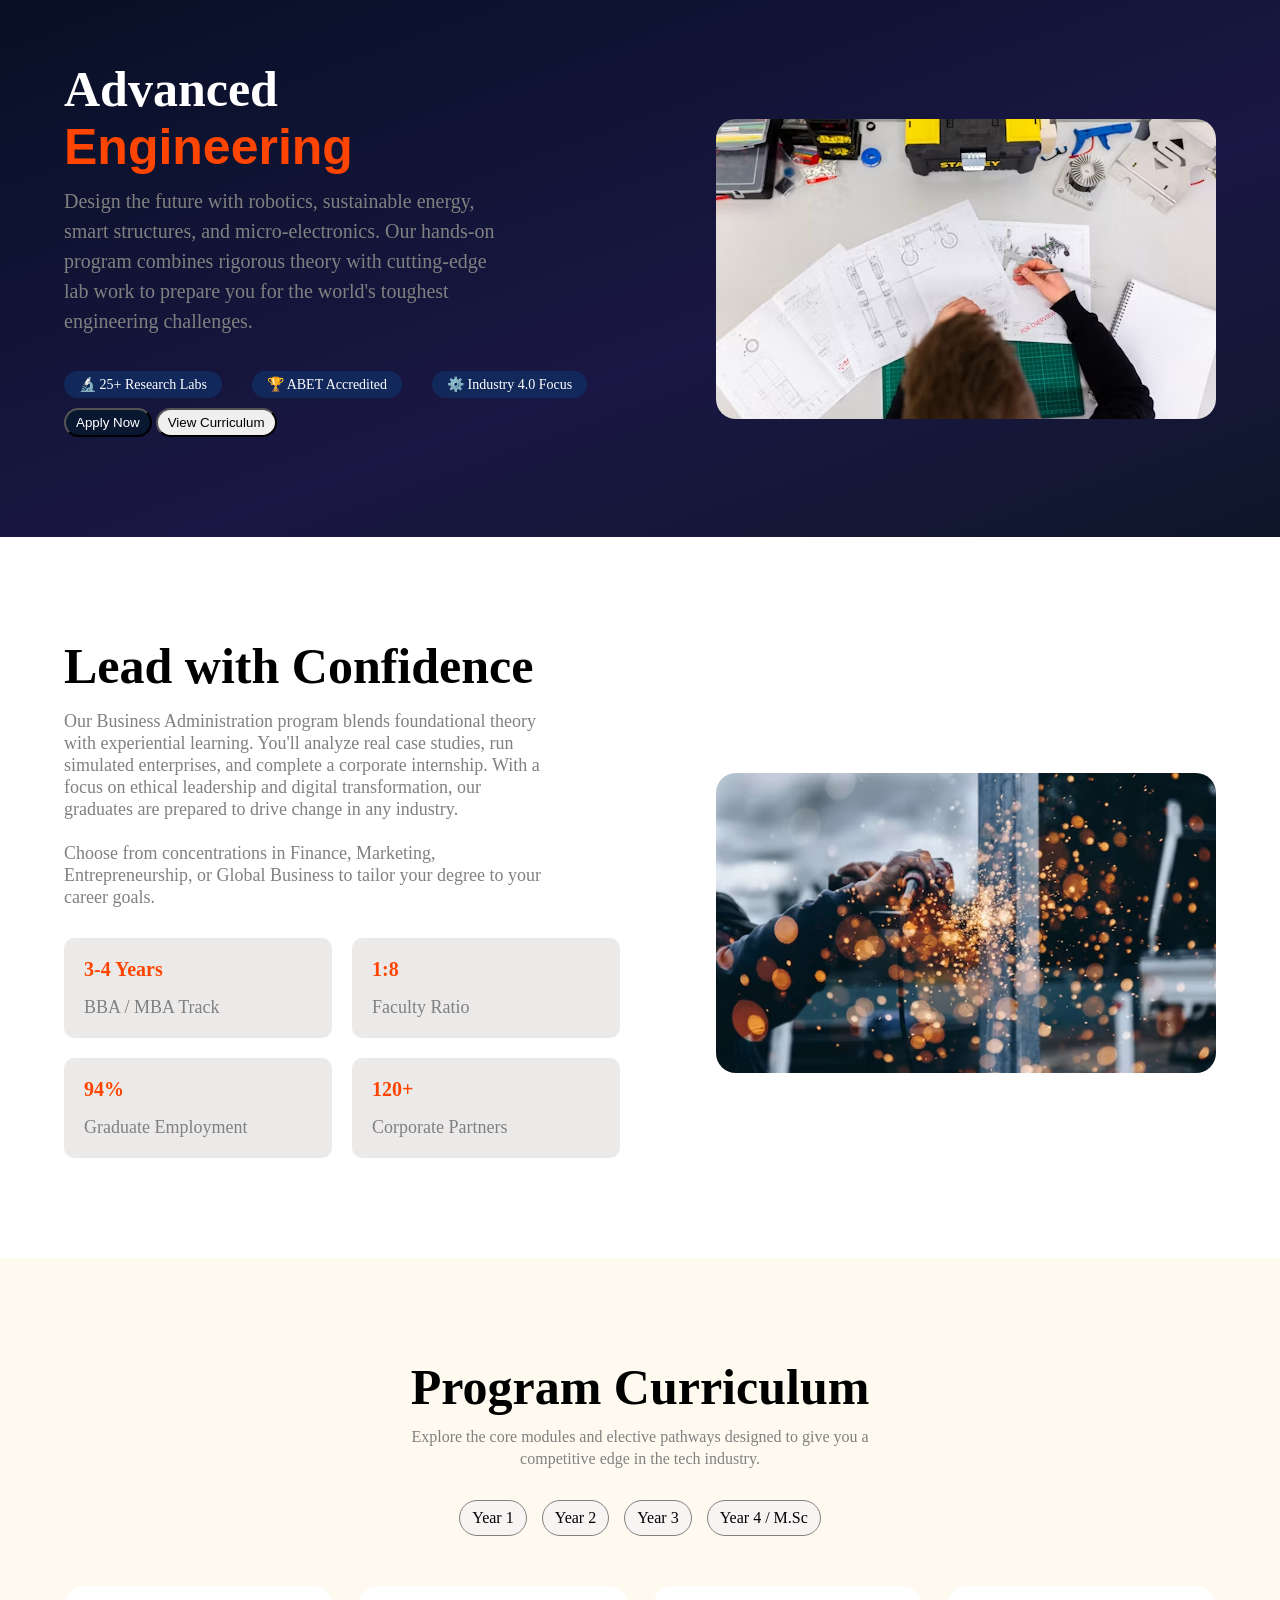
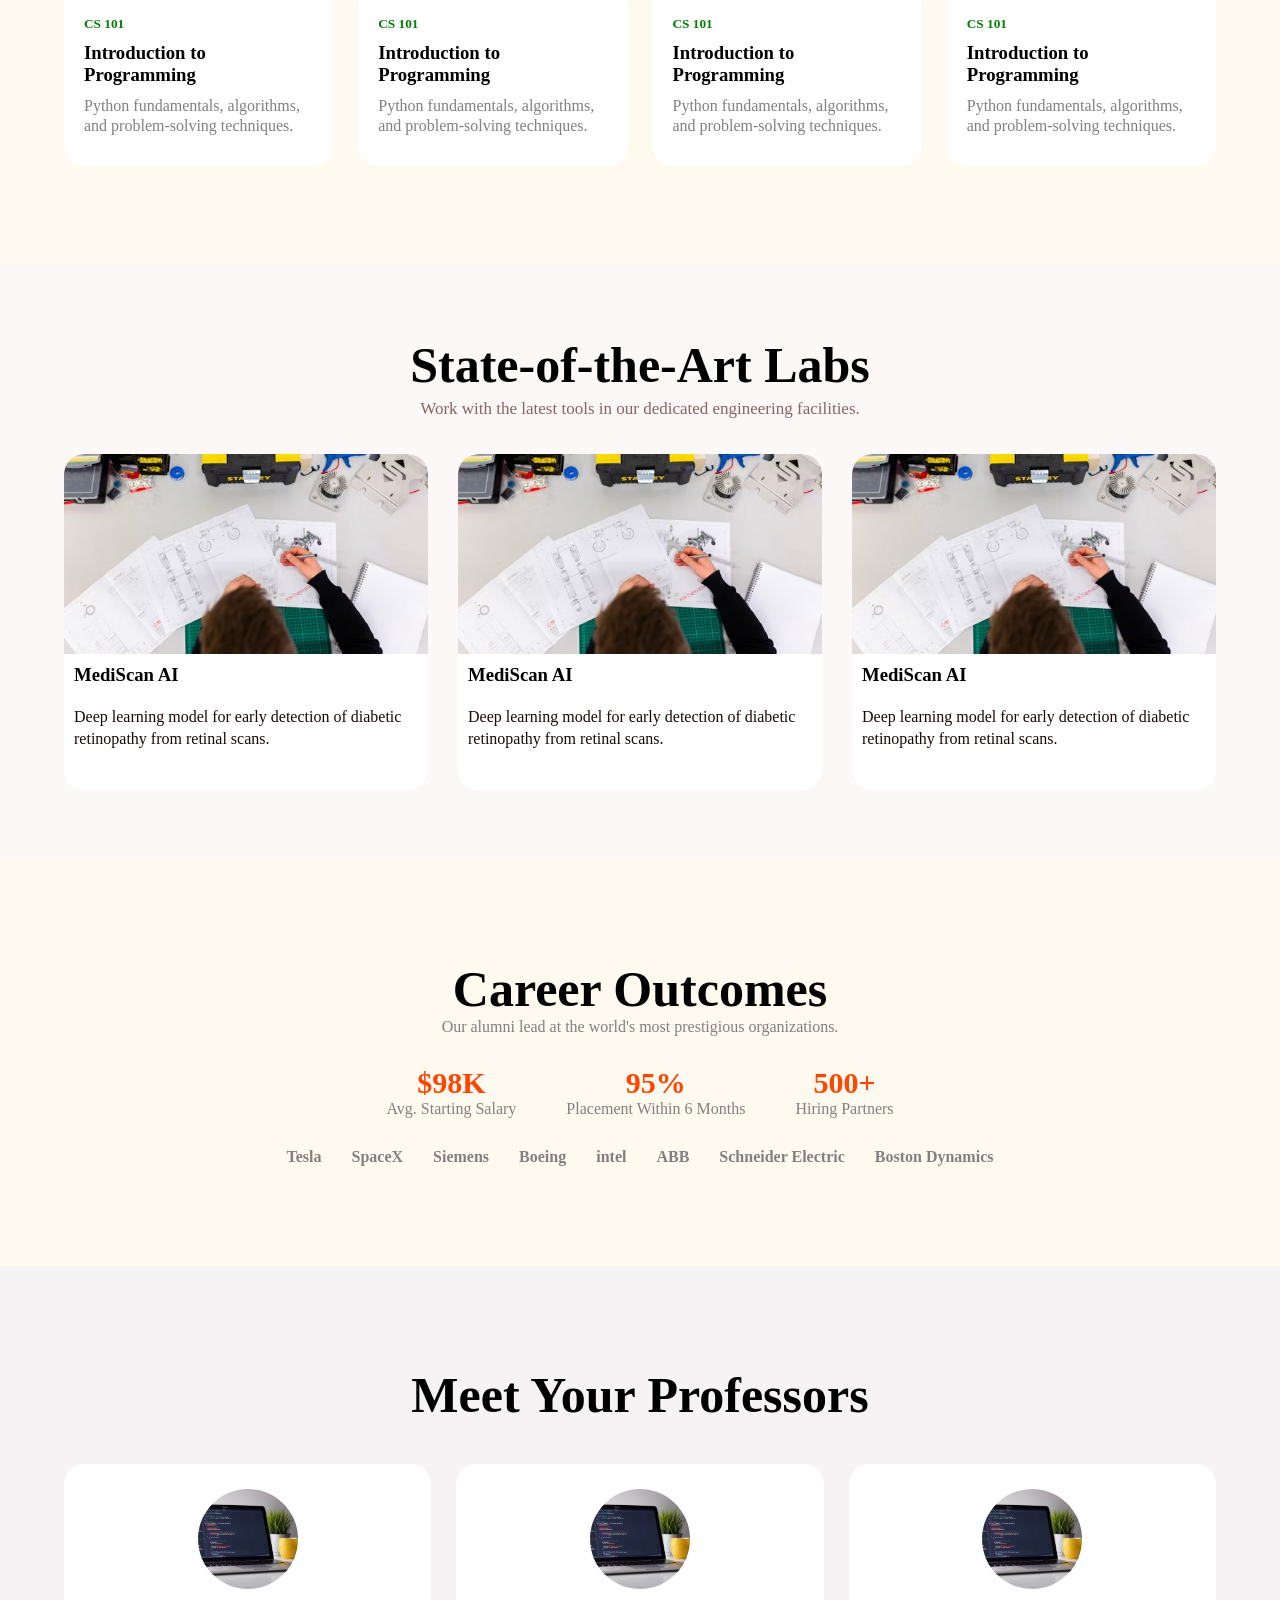
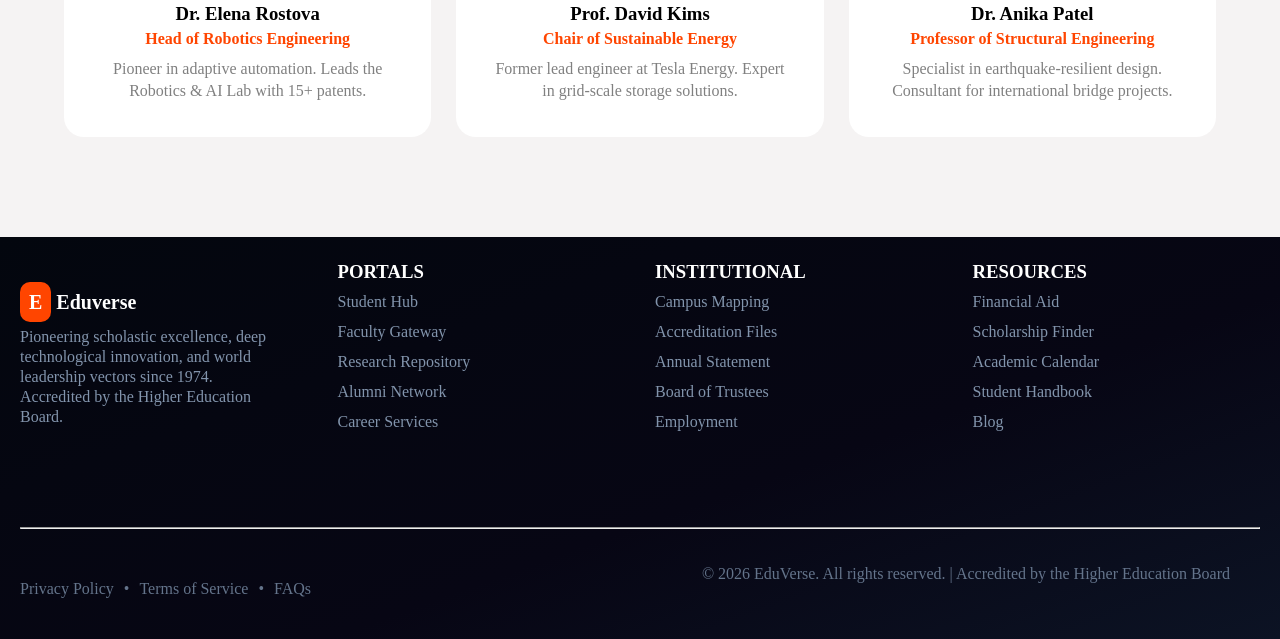
<file: AdvancedEngineering.html>
<!DOCTYPE html>
<html lang="en">
<head>
    <meta charset="UTF-8">
    <meta name="viewport" content="width=device-width, initial-scale=1.0">
    <title>Advanced Engineering</title>

    <style>
        /* RESET */
        * {
            margin: 0;
            padding: 0;
            box-sizing: border-box;
        }

        body {
            width: 100%;
            overflow-x: hidden;
        }

        img {
            max-width: 100%;
        }

        /* FIRST SECTION */
        #computer {
            background: linear-gradient(160deg, rgb(7, 16, 37) 0px, rgba(26, 23, 68) 60%, rgba(15, 23, 42) 100%);
            padding: 100px 5%;
            display: flex;
            justify-content: space-between;
            align-items: center;
            gap: 40px;
        }

        .computer-left {
            flex: 1;
            min-width: 0;
        }

        .computer-left h1 {
            color: white;
            font-size: 50px;
            width: 100%;
            max-width: 400px;
            position: relative;
            bottom: 40px;
        }

        .computer-left p {
            color: grey;
            font-size: 20px;
            width: 100%;
            max-width: 450px;
            line-height: 30px;
            position: relative;
            bottom: 30px;
        }

        .orange {
            color: orangered;
            font-family: sans-serif;
        }

        .hero-left-card {
            display: flex;
            flex-wrap: wrap;
            gap: 20px;
        }

        .hero-left-card div {
            background-color: rgb(18, 40, 91);
            color: white;
            border-radius: 20px;
            margin-right: 10px;
            margin-top: 15px;
            padding: 5px 15px;
            box-shadow: black;
            position: relative;
            bottom: 10px;
            font-size: 14px;
        }

        .btn-apply {
            padding: 5px 10px;
            border-radius: 20px;
            background-color: rgb(10, 23, 48);
            color: white;
            box-shadow: black;
            transition: 0.4s ease-in-out;
        }

        .btn-apply:hover {
            background-color: rgb(255, 94, 0);
        }

        .hero-btn {
            padding: 5px 10px;
            border-radius: 20px;
            box-shadow: black;
            transition: 0.4s ease-in-out;
        }

        .hero-btn:hover {
            background-color: rgb(16, 12, 40);
            color: white;
        }

        .hero-right {
            flex: 1;
            min-width: 0;
        }

        .hero-right img {
            display: block;
            border-radius: 20px;
            width: 100%;
            max-width: 500px;
            height: 300px;
            object-fit: cover;
            margin-left: auto;
        }

        /* SHAPE SECTION */
        #shape {
            padding: 100px 5%;
            display: flex;
            justify-content: space-between;
            align-items: center;
            gap: 40px;
        }

        .shape-left {
            flex: 1;
            min-width: 0;
        }

        .shape-left h2 {
            font-size: 50px;
        }

        .shape-left p {
            font-size: 18px;
            width: 100%;
            max-width: 480px;
            line-height: 22px;
            margin-top: 15px;
            color: gray;
        }

        .shape-left-card {
            display: grid;
            grid-template-columns: 1fr 1fr;
            gap: 20px;
            margin-top: 30px;
        }

        .sub-shape-left-card {
            background-color: rgb(236, 233, 233);
            border-radius: 10px;
            padding: 20px;
            transition: 0.4s ease-in-out;
            min-width: 0;
        }

        .sub-shape-left-card h3 {
            color: orangered;
            font-weight: 900;
            font-size: 20px;
            font-family: verdana;
            position: relative;
            left: 0;
        }

        .sub-shape-left-card p {
            color: grey;
            position: relative;
            left: 0;
        }

        .sub-shape-left-card:hover {
            transform: translateY(-5px);
            box-shadow: black;
        }

        .shape-right {
            flex: 1;
            min-width: 0;
        }

        .shape-right img {
            display: block;
            border-radius: 20px;
            width: 100%;
            max-width: 500px;
            height: 300px;
            object-fit: cover;
            margin-top: 50px;
            margin-left: auto;
        }

        
        /* PROGRAM SECTION */
        #program {
            padding: 100px 5%;
            background-color: rgb(255, 250, 239);
        }

        #program h1 {
            font-size: 50px;
            text-align: center;
            margin-bottom: 10px;
        }

        .program-p {
            text-align: center;
            max-width: 500px;
            width: 100%;
            margin: 0 auto 30px;
            color: gray;
            font-weight: 500;
            line-height: 22px;
        }

        .program-year {
            display: flex;
            justify-content: center;
            flex-wrap: wrap;
            gap: 15px;
            margin-bottom: 50px;
        }

        .program-year span {
            background-color: rgb(248, 244, 244);
            padding: 8px 12px;
            border-radius: 20px;
            border: 1px solid gray;
            transition: 0.5s ease-in-out;
        }

        .program-year span:hover {
            background-color: orangered;
            color: white;
            cursor: pointer;
        }

        .program-card {
            display: grid;
            grid-template-columns: 1fr 1fr 1fr 1fr;
            gap: 25px;
        }

        

        .sub-program-card {
            display: none;
            background-color: white;
            border-radius: 20px;
            padding: 30px 20px;
            min-width: 0;
            transition: 0.5s ease-in-out;
        }

        .sub-program-card:nth-child(1), .sub-program-card:nth-child(2), .sub-program-card:nth-child(3),.sub-program-card:nth-child(4){
            display: block;
        }

        .sub-program-card h5 {
            color: green;
            margin-bottom: 10px;
        }

        .sub-program-card h3 {
            margin-bottom: 10px;
        }

        .sub-program-card p {
            color: gray;
            line-height: 20px;
        }

        .sub-program-card:hover {
            transform: translateY(-5px);
            border-top: 2px solid green;
        }

        /* PATH SECTION */
        #path {
            padding: 100px 5%;
        }

        #path h1 {
            font-size: 50px;
            text-align: center;
        }

        #path > p {
            text-align: center;
            color: grey;
            margin-bottom: 30px;
        }

        .path-card {
            display: grid;
            grid-template-columns: 1fr 1fr 1fr 1fr;
            gap: 20px;
            transition: 0.3s ease-in-out;
            margin-top: 18px;
        }

        .sub-path-card {
            background-color: rgb(243, 248, 251);
            border-radius: 20px;
            padding: 40px 15px;
            width: 100%;
            min-width: 0;
            text-align: center;
        }

        .sub-path-card span {
            background-color: rgb(237, 226, 226);
            padding: 16px;
            border-radius: 10px;
            transition: 0.3s ease-in-out;
        }

        .sub-path-card h3 {
            margin-top: 30px;
            margin-bottom: 10px;
        }

        .sub-path-card p {
            width: 100%;
            max-width: 200px;
            line-height: 20px;
            margin: 0 auto;
        }

        .sub-path-card:hover span {
            background-color: orangered;
            color: white;
        }

        .sub-path-card:hover {
            background-color: white;
            border-top: 5px solid orangered;
        }

        /* RESEARCH SECTION */
        #research {
            padding: 70px 5%;
            background-color: rgb(252, 248, 248);
        }

        #research h2 {
            font-size: 50px;
            text-align: center;
        }

        .research-p {
            font-size: 17px;
            text-align: center;
            color: rgb(139, 98, 98);
            margin: 0 auto 30px;
            width: 100%;
            max-width: 500px;
            line-height: 30px;
        }

        .research-card {
            display: grid;
            grid-template-columns: 1fr 1fr 1fr;
            gap: 30px;
        }

        .sub-research-card {
            background-color: white;
            width: 100%;
            min-width: 0;
            border-radius: 20px;
            padding-bottom: 40px;
            overflow: hidden;
        }

        .sub-research-card img {
            display: block;
            width: 100%;
            height: 200px;
            object-fit: cover;
            margin-bottom: 10px;
            border-top-left-radius: 20px;
            border-top-right-radius: 20px;
        }

        .research-card-p {
            background-color: rgb(196, 196, 255);
            color: rgb(7, 7, 27);
            border-radius: 20px;
            width: 100px;
            text-align: center;
            padding: 2px 4px;
            margin-left: 10px;
            margin-top: 20px;
            margin-bottom: 10px;
        }

        .sub-research-card h3 {
            margin: 10px;
        }

        .sub-research-card p {
            margin: 20px 10px 0;
            color: rgb(27, 9, 9);
            line-height: 22px;
        }

        /* CAREER SECTION */
        #career {
            background-color: rgb(255, 250, 239);
            padding: 100px 5%;
        }

        #career h1 {
            font-size: 50px;
            text-align: center;
        }

        .career-p {
            text-align: center;
            color: grey;
            margin-bottom: 30px;
        }

        .career-card {
            align-items: center;
            justify-content: center;
            display: flex;
            flex-wrap: wrap;
            gap: 50px;
            margin-bottom: 30px;
        }

        .sub-career-card h3 {
            color: orangered;
            font-size: 30px;
            text-align: center;
        }

        .sub-career-card p {
            color: grey;
        }

        .sub-sub {
            display: flex;
            flex-wrap: wrap;
            justify-content: center;
            align-items: center;
            gap: 30px;
        }

        .sub-sub span {
            color: grey;
            font-weight: 900;
            transition: 0.2s ease-in-out;
        }

        .sub-sub span:hover {
            color: black;
        }

        /* PROFESSOR SECTION */
        #professor {
            padding: 100px 5%;
            background-color: rgb(245, 243, 243);
        }

        #professor h1 {
            font-size: 50px;
            text-align: center;
        }

        .professor-card {
            margin-top: 40px;
            display: grid;
            grid-template-columns: 1fr 1fr 1fr;
            gap: 25px;
            align-items: stretch;
        }

        .sub-professor-card {
            background-color: white;
            border-radius: 20px;
            width: 100%;
            min-width: 0;
            padding: 35px;
            text-align: center;
        }

        .sub-professor-card img {
            width: 100px;
            height: 100px;
            border-radius: 50%;
            object-fit: cover;
            position: relative;
            bottom: 10px;
        }

        .sub-professor-card h3 {
            margin-bottom: 5px;
        }

        .sub-professor-card h4 {
            color: orangered;
            margin-bottom: 10px;
        }

        .sub-professor-card p {
            color: gray;
            line-height: 22px;
        }

        /* FOOTER */
        #footer {
            background: linear-gradient(160deg, rgb(3, 6, 14) 0px, rgb(7, 6, 20) 60%, rgb(12, 19, 36) 100%);
            color: white;
            padding: 20px;
            display: flex;
            flex-direction: column;
            justify-content: space-between;
            line-height: 30px;
        }

        .footer-edu {
            display: grid;
            grid-template-columns: 1fr 1fr 1fr 1fr;
            gap: 30px;
            justify-content: space-between;
            line-height: 30px;
        }

        .footer-edu span {
            background-color: orangered;
            color: white;
            font-weight: bolder;
            border-radius: 10px;
            padding: 9px;
            margin-top: 30px;
            margin-right: 5px;
        }

        .footer-edu h2 {
            color: white;
            font-size: 20px;
            margin-top: 30px;
        }

        .footer-edu p {
            color: #8294ac;
            width: 100%;
            max-width: 250px;
            line-height: 20px;
            margin-top: 10px;
        }

        .portal h3 {
            color: white;
        }

        .portal ul {
            list-style: none;
            color: #8294ac;
        }

        .portal ul li:hover {
            color: orangered;
            transition: 0.3s ease-in-out;
        }

        .footer-c {
            display: flex;
            flex-wrap: wrap;
            justify-content: space-between;
            align-items: center;
            gap: 15px;
        }

        .footer-c ul {
            padding-top: 30px;
            list-style-type: none;
            display: flex;
            flex-wrap: wrap;
            gap: 10px;
            color: #64748b;
        }

        .footer-c ul li:hover {
            color: white;
            transition: 0.3s ease-in-out;
        }

        .footer-cp {
            padding: 30px;
            color: #64748b;
        }

        /* TABLET RESPONSIVENESS */
        @media (max-width: 1000px) {
            #computer,
            #shape {
                gap: 25px;
            }

            .computer-left h1 {
                font-size: 40px;
            }

            .computer-left p {
                font-size: 17px;
                line-height: 26px;
            }

            .hero-right img,
            .shape-right img {
                height: 280px;
            }

            .shape-left h2 {
                font-size: 40px;
            }

            .program-card {
                grid-template-columns: 1fr 1fr;
            }

            .path-card {
                grid-template-columns: 1fr 1fr;
            }

            .research-card {
                grid-template-columns: 1fr 1fr;
            }

            .professor-card {
                grid-template-columns: 1fr 1fr;
            }

            .footer-edu {
                grid-template-columns: 1fr 1fr;
            }
        }

        /* MOBILE RESPONSIVENESS */
        @media (max-width: 600px) {
            /* FIRST SECTION */
            #computer {
                flex-direction: column;
                align-items: stretch;
                padding: 70px 5%;
                gap: 30px;
            }

            .computer-left h1 {
                font-size: 32px;
                line-height: 1.2;
                bottom: 0;
                margin-bottom: 20px;
            }

            .computer-left p {
                font-size: 16px;
                line-height: 25px;
                max-width: 100%;
                bottom: 0;
                margin-bottom: 20px;
            }

            .hero-left-card {
                display: grid;
                grid-template-columns: 1fr 1fr;
                gap: 10px;
                margin-bottom: 20px;
            }

            .hero-left-card div {
                margin: 0;
                bottom: 0;
                font-size: 12px;
                padding: 10px;
                overflow-wrap: break-word;
            }

            .btn-apply {
                margin-left: 0;
                margin-right: 5px;
            }

            .hero-right img {
                width: 100%;
                max-width: 100%;
                height: auto;
                min-height: 200px;
                max-height: 300px;
                margin: 0;
            }

            /* SHAPE SECTION */
            #shape {
                flex-direction: column;
                align-items: stretch;
                padding: 70px 5%;
                gap: 30px;
            }

            .shape-left h2 {
                font-size: 30px;
                line-height: 1.3;
            }

            .shape-left p {
                font-size: 16px;
                line-height: 24px;
                margin-top: 20px;
            }

            .shape-left-card {
                grid-template-columns: 1fr 1fr;
                gap: 12px;
            }

            .sub-shape-left-card {
                padding: 15px;
            }

            .sub-shape-left-card h3 {
                font-size: 18px;
            }

            .sub-shape-left-card p {
                font-size: 14px;
            }

            .shape-right img {
                width: 100%;
                max-width: 100%;
                height: auto;
                max-height: 300px;
                margin: 0;
            }

            /* PROGRAM SECTION */
            #program {
                padding: 70px 5%;
            }

            #program h1 {
                font-size: 30px;
            }

            .program-p {
                width: 100%;
                line-height: 22px;
            }

            .program-year {
                display: grid;
                grid-template-columns: 1fr 1fr;
                gap: 12px;
                width: 100%;
                margin-bottom: 35px;
            }

            .program-year span {
                display: block;
                width: 100%;
                position: static;
            }

            .program-card {
                grid-template-columns: 1fr;
                gap: 20px;
            }

            .sub-program-card {
                width: 100%;
                padding: 25px;
            }

            /* PATH SECTION */
            #path {
                padding: 70px 5%;
            }

            #path h1 {
                font-size: 28px;
                line-height: 1.3;
                margin-bottom: 15px;
            }

            #path > p {
                font-size: 15px;
                line-height: 22px;
            }

            .path-card {
                grid-template-columns: 1fr;
                gap: 20px;
            }

            .sub-path-card {
                width: 100%;
                margin-left: 0;
                padding: 35px 20px;
            }

            .sub-path-card p {
                width: 100%;
                max-width: 300px;
                margin: 0 auto;
            }

            /* RESEARCH SECTION */
            #research {
                padding: 70px 5%;
            }

            #research h2 {
                font-size: 30px;
                line-height: 1.3;
                margin-bottom: 20px;
            }

            .research-p {
                font-size: 15px;
                width: 100%;
                line-height: 24px;
            }

            .research-card {
                grid-template-columns: 1fr;
                gap: 25px;
            }

            .sub-research-card {
                width: 100%;
                padding-bottom: 25px;
            }

            .sub-research-card img {
                width: 100%;
                height: 200px;
            }

            .sub-research-card h3 {
                margin: 10px;
            }

            .sub-research-card p {
                margin: 10px;
                line-height: 22px;
            }

            /* CAREER SECTION */
            #career {
                padding: 70px 5%;
            }

            #career h1 {
                font-size: 30px;
                margin-bottom: 20px;
            }

            .career-p {
                font-size: 16px;
                line-height: 25px;
            }

            .career-card {
                display: grid;
                grid-template-columns: 1fr 1fr;
                gap: 25px 10px;
            }

            .sub-career-card h3 {
                font-size: 28px;
            }

            .sub-career-card p {
                font-size: 14px;
                text-align: center;
                line-height: 20px;
            }

            .move {
                position: static;
            }

            .sub-sub {
                display: grid;
                grid-template-columns: 1fr 1fr;
                gap: 15px;
                margin-left: 0;
                text-align: center;
            }

            /* PROFESSOR SECTION */
            #professor {
                padding: 70px 5%;
            }

            #professor h1 {
                font-size: 30px;
                line-height: 1.3;
            }

            .professor-card {
                grid-template-columns: 1fr;
                gap: 20px;
            }

            .sub-professor-card {
                width: 100%;
                margin-left: 0;
                padding: 30px 20px;
            }

            /* FOOTER SECTION */
            #footer {
                padding: 30px 5%;
            }

            .footer-edu {
                grid-template-columns: 1fr;
                gap: 30px;
            }

            .footer-edu h2 {
                margin-top: 10px;
            }

            .footer-edu p {
                width: 100%;
                max-width: 300px;
                margin-top: 15px;
            }

            .footer-c {
                display: flex;
                flex-direction: column;
                align-items: flex-start;
                gap: 10px;
            }

            .footer-c ul {
                padding-top: 20px;
                gap: 10px;
            }

            .footer-cp {
                padding: 10px 0;
                position: static;
                font-size: 13px;
                line-height: 22px;
            }
        }

        /* SMALL PHONES */
        @media (max-width: 380px) {
            .computer-left h1 {
                font-size: 28px;
            }

            .hero-left-card {
                grid-template-columns: 1fr;
            }

            .shape-left-card {
                grid-template-columns: 1fr;
            }

            .program-year {
                grid-template-columns: 1fr;
            }

            .sub-sub {
                grid-template-columns: 1fr 1fr;
            }

            .footer-c ul {
                gap: 6px;
                font-size: 13px;
            }
        }
    </style>
</head>

<body>
    <section id="computer">
        <div class="computer-left">
            <h1>Advanced <span class="orange"> Engineering</span></h1>
            <p>Design the future with robotics, sustainable energy, smart structures, and micro‑electronics. Our hands‑on program combines rigorous theory with cutting‑edge lab work to prepare you for the world's toughest engineering challenges.</p>

            <div class="hero-left-card">
                <div class="red-left-card">🔬 25+ Research Labs</div>
                <div>🏆 ABET Accredited</div>
                <div>⚙️ Industry 4.0 Focus</div>
            </div>

            <div>
                <button class="btn-apply">Apply Now</button>
                <button class="hero-btn">View Curriculum </button>
            </div>
        </div>

        <div class="hero-right">
            <img src="/assets/Advanced Engineering.avif" alt="">
        </div>
    </section>

    <!-- Shape Section -->
    <section id="shape">
        <div class="shape-left">
            <h2>Lead with Confidence</h2>
            <p>Our Business Administration program blends foundational theory with experiential learning. You'll analyze real case studies, run simulated enterprises, and complete a corporate internship. With a focus on ethical leadership and digital transformation, our graduates are prepared to drive change in any industry. <br> <br>

Choose from concentrations in Finance, Marketing, Entrepreneurship, or Global Business to tailor your degree to your career goals.</p>

            <div class="shape-left-card">
                <div class="sub-shape-left-card">
                    <h3>3-4 Years</h3>
                    <p>BBA / MBA Track</p>
                </div>

                <div class="sub-shape-left-card">
                    <h3>1:8</h3>
                    <p>Faculty Ratio</p>
                </div>

                <div class="sub-shape-left-card">
                    <h3>94%</h3>
                    <p>Graduate Employment</p>
                </div>

                <div class="sub-shape-left-card">
                    <h3>120+</h3>
                    <p>Corporate Partners</p>
                </div>
            </div>
        </div>

        <div class="shape-right">
            <img src="/assets/enginneringpic.avif" alt="">
        </div>
    </section>

     <!-- PROGRAM SECTION -->
        <section id="program">
            <h1>Program Curriculum</h1>

            <p class="program-p">
                Explore the core modules and elective pathways designed to give
                you a competitive edge in the tech industry.
            </p>

            <div class="program-year">
                <span data-year="yearOne">Year 1</span>
                <span data-year="yearTwo">Year 2</span>
                <span data-year="yearThree">Year 3</span>
                <span class="moved" data-year="yearFour">Year 4 / M.Sc</span>
            </div>

            <div class="program-card">
                <div class="sub-program-card" data-program="yearOne">
                    <h5>CS 101</h5>
                    <h3>Introduction to Programming</h3>
                    <p>Python fundamentals, algorithms, and problem-solving techniques.</p>
                </div>
                <div class="sub-program-card" data-program="yearOne">
                    <h5>CS 101</h5>
                    <h3>Introduction to Programming</h3>
                    <p>Python fundamentals, algorithms, and problem-solving techniques.</p>
                </div>
                <div class="sub-program-card" data-program="yearOne">
                    <h5>CS 101</h5>
                    <h3>Introduction to Programming</h3>
                    <p>Python fundamentals, algorithms, and problem-solving techniques.</p>
                </div>
                <div class="sub-program-card" data-program="yearOne">
                    <h5>CS 101</h5>
                    <h3>Introduction to Programming</h3>
                    <p>Python fundamentals, algorithms, and problem-solving techniques.</p>
                </div>
                <div class="sub-program-card" data-program="yearTwo">
                    <h5>CS 102</h5>
                    <h3>Introduction to Programming</h3>
                    <p>Python fundamentals, algorithms, and problem-solving techniques.</p>
                </div>
                <div class="sub-program-card" data-program="yearTwo">
                    <h5>CS 102</h5>
                    <h3>Introduction to Programming</h3>
                    <p>Python fundamentals, algorithms, and problem-solving techniques.</p>
                </div>
                <div class="sub-program-card" data-program="yearTwo">
                    <h5>CS 102</h5>
                    <h3>Introduction to Programming</h3>
                    <p>Python fundamentals, algorithms, and problem-solving techniques.</p>
                </div>
                <div class="sub-program-card" data-program="yearTwo">
                    <h5>CS 102</h5>
                    <h3>Introduction to Programming</h3>
                    <p>Python fundamentals, algorithms, and problem-solving techniques.</p>
                </div>
                <div class="sub-program-card" data-program="yearThree">
                    <h5>CS 103</h5>
                    <h3>Introduction to Programming</h3>
                    <p>Python fundamentals, algorithms, and problem-solving techniques.</p>
                </div>
                <div class="sub-program-card" data-program="yearThree">
                    <h5>CS 103</h5>
                    <h3>Introduction to Programming</h3>
                    <p>Python fundamentals, algorithms, and problem-solving techniques.</p>
                </div>
                <div class="sub-program-card" data-program="yearThree">
                    <h5>CS 103</h5>
                    <h3>Introduction to Programming</h3>
                    <p>Python fundamentals, algorithms, and problem-solving techniques.</p>
                </div>
                <div class="sub-program-card" data-program="yearThree">
                    <h5>CS 103</h5>
                    <h3>Introduction to Programming</h3>
                    <p>Python fundamentals, algorithms, and problem-solving techniques.</p>
                </div>
                <div class="sub-program-card" data-program="yearFour">
                    <h5>CS 104</h5>
                    <h3>Introduction to Programming</h3>
                    <p>Python fundamentals, algorithms, and problem-solving techniques.</p>
                </div>
                <div class="sub-program-card" data-program="yearFour">
                    <h5>CS 104</h5>
                    <h3>Introduction to Programming</h3>
                    <p>Python fundamentals, algorithms, and problem-solving techniques.</p>
                </div>
                <div class="sub-program-card" data-program="yearFour">
                    <h5>CS 104</h5>
                    <h3>Introduction to Programming</h3>
                    <p>Python fundamentals, algorithms, and problem-solving techniques.</p>
                </div>
                <div class="sub-program-card" data-program="yearFour">
                    <h5>CS 104</h5>
                    <h3>Introduction to Programming</h3>
                    <p>Python fundamentals, algorithms, and problem-solving techniques.</p>
                </div>
            </div>
        </section>

    <!-- RESEARCH SECTION -->
    <section id="research">
        <h2>State‑of‑the‑Art Labs</h2>
        <p class="research-p">Work with the latest tools in our dedicated engineering facilities.</p>

        <div class="research-card">
            <div class="sub-research-card">
                <img src="/assets/Advanced Engineering.avif" alt="">
                <h3>MediScan AI</h3>
                <p>Deep learning model for early detection of diabetic retinopathy from retinal scans.</p>
            </div>

            <div class="sub-research-card">
                <img src="/assets/Advanced Engineering.avif" alt="">
                <h3>MediScan AI</h3>
                <p>Deep learning model for early detection of diabetic retinopathy from retinal scans.</p>
            </div>

            <div class="sub-research-card">
                <img src="/assets/Advanced Engineering.avif" alt="">
                <h3>MediScan AI</h3>
                <p>Deep learning model for early detection of diabetic retinopathy from retinal scans.</p>
            </div>
        </div>
    </section>

    <!-- CAREER SECTION -->
    <section id="career">
        <h1>Career Outcomes</h1>
        <p class="career-p">Our alumni lead at the world's most prestigious organizations.</p>

        <div class="career-card">
            <div class="sub-career-card">
                <h3>$98K</h3>
                <p>Avg. Starting Salary</p>
            </div>

            <div class="sub-career-card">
                <h3>95%</h3>
                <p>Placement Within 6 Months</p>
            </div>

            <div class="sub-career-card">
                <div class="move">
                    <h3>500+</h3>
                    <p>Hiring Partners</p>
                </div>
            </div>
        </div>

        <div class="sub-sub">
            <span>Tesla</span>
            <span>SpaceX</span>
            <span>Siemens</span>
            <span>Boeing</span>
            <span>intel</span>
            <span>ABB</span>
            <span>Schneider Electric</span>
            <span>Boston Dynamics</span>
        </div>
    </section>

    <!-- PROFESSOR SECTION -->
    <section id="professor">
        <h1>Meet Your Professors</h1>

        <div class="professor-card">
            <div class="sub-professor-card">
                <img src="/assets/Computer science & AI.avif" alt="">
                <h3>Dr. Elena Rostova</h3>
                <h4>Head of Robotics Engineering</h4>
                <p>Pioneer in adaptive automation. Leads the Robotics & AI Lab with 15+ patents.</p>
            </div>

            <div class="sub-professor-card">
                <img src="/assets/Computer science & AI.avif" alt="">
                <h3>Prof. David Kims</h3>
                <h4>Chair of Sustainable Energy</h4>
                <p>Former lead engineer at Tesla Energy. Expert in grid‑scale storage solutions.</p>
            </div>

            <div class="sub-professor-card">
                <img src="/assets/Computer science & AI.avif" alt="">
                <h3>Dr. Anika Patel</h3>
                <h4>Professor of Structural Engineering</h4>
                <p>Specialist in earthquake‑resilient design. Consultant for international bridge projects.</p>
            </div>
        </div>
    </section>

    <!-- FOOTER -->
    <footer id="footer">
        <div class="footer-edu">
            <div>
                <h2><span>E</span>Eduverse</h2>
                <p>Pioneering scholastic excellence, deep technological innovation, and world leadership vectors since 1974. Accredited by the Higher Education Board.</p>
            </div>

            <div class="portal">
                <h3>PORTALS</h3>
                <ul>
                    <li>Student Hub</li>
                    <li>Faculty Gateway</li>
                    <li>Research Repository</li>
                    <li>Alumni Network</li>
                    <li>Career Services</li>
                </ul>
            </div>

            <div class="portal">
                <h3>INSTITUTIONAL</h3>
                <ul>
                    <li>Campus Mapping</li>
                    <li>Accreditation Files</li>
                    <li>Annual Statement</li>
                    <li>Board of Trustees</li>
                    <li>Employment</li>
                </ul>
            </div>

            <div class="portal">
                <h3>RESOURCES</h3>
                <ul>
                    <li>Financial Aid</li>
                    <li>Scholarship Finder</li>
                    <li>Academic Calendar</li>
                    <li>Student Handbook</li>
                    <li>Blog</li>
                </ul>
            </div>
        </div>

        <br>
        <br>
        <br>
        <hr>

        <div class="footer-c">
            <ul>
                <li>Privacy Policy</li>
                <li> •</li>
                <li> Terms of Service</li>
                <li> •</li>
                <li> FAQs</li>
                <li></li>
            </ul>

            <p class="footer-cp">© 2026 EduVerse. All rights reserved. | Accredited by the Higher Education Board</p>
        </div>
    </footer>


    <script src="./AdvancedEnginnering.js"></script>
</body>
</html>
</file>
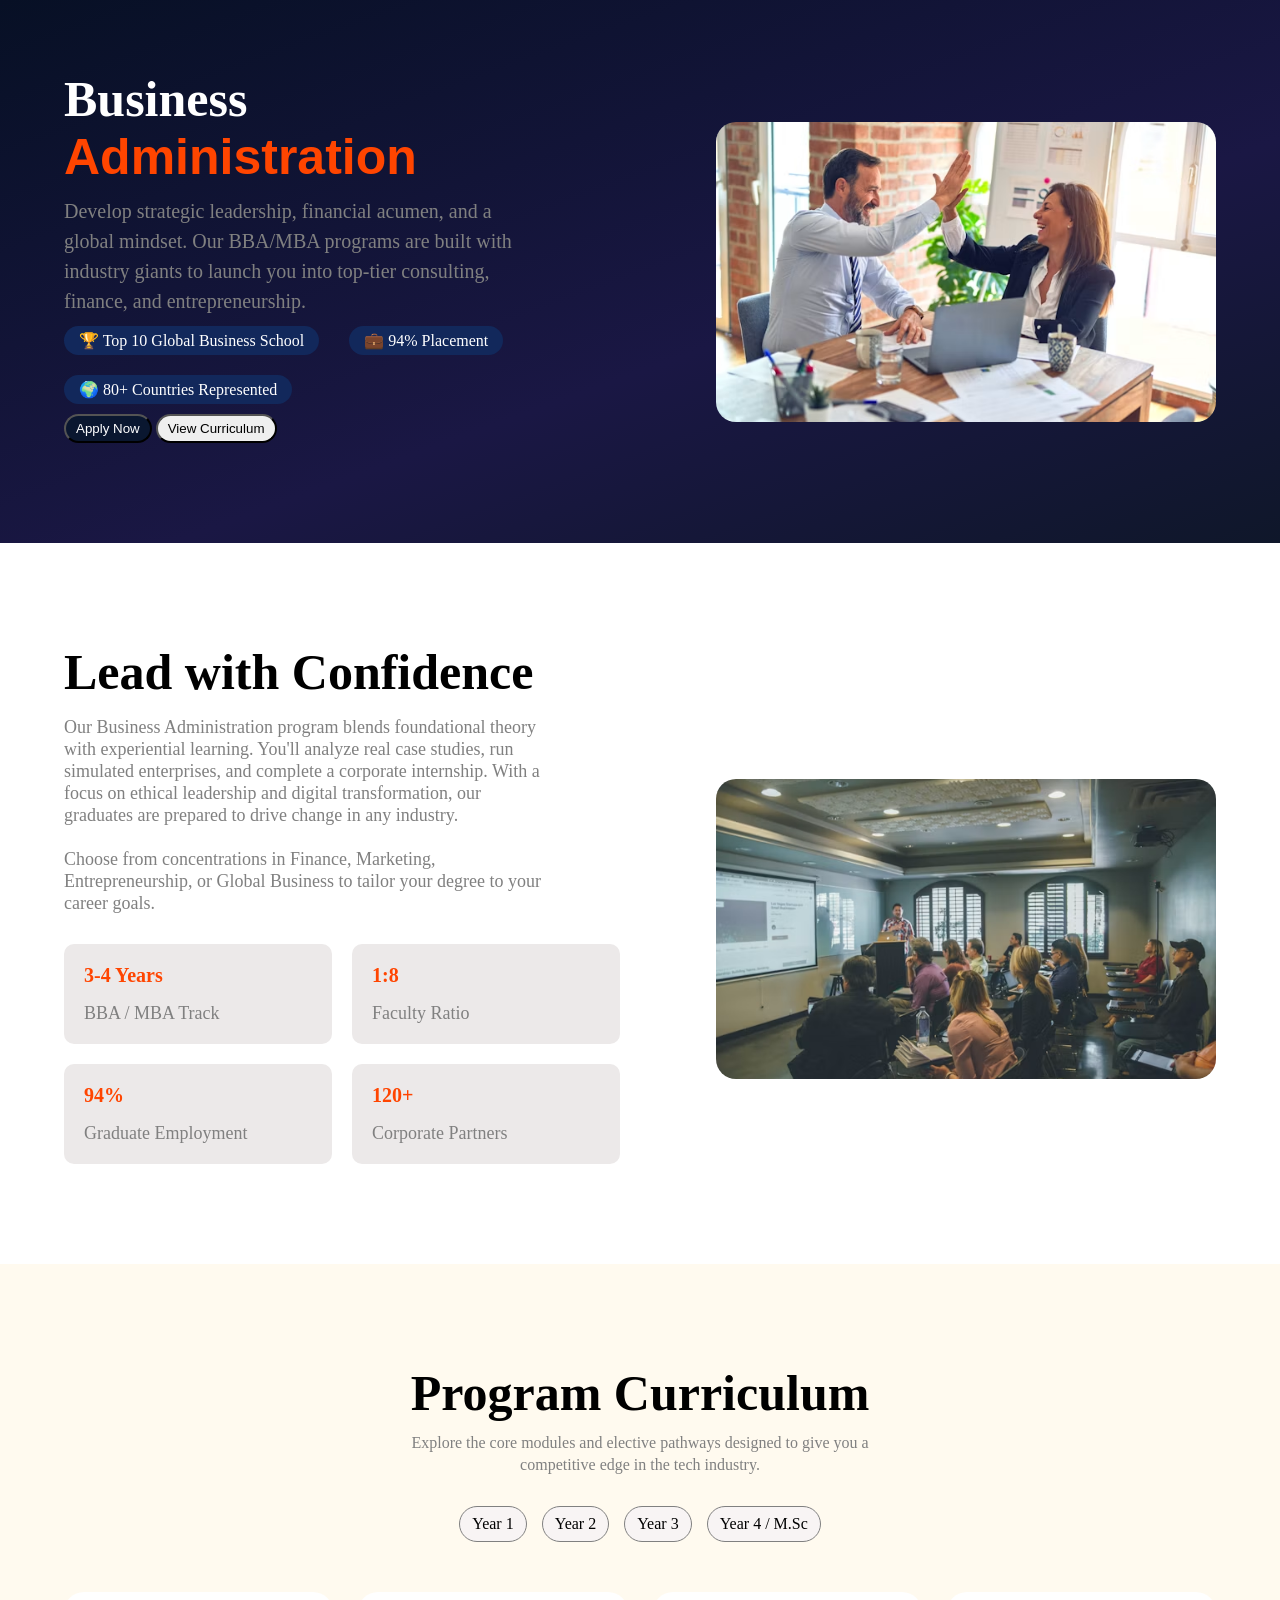
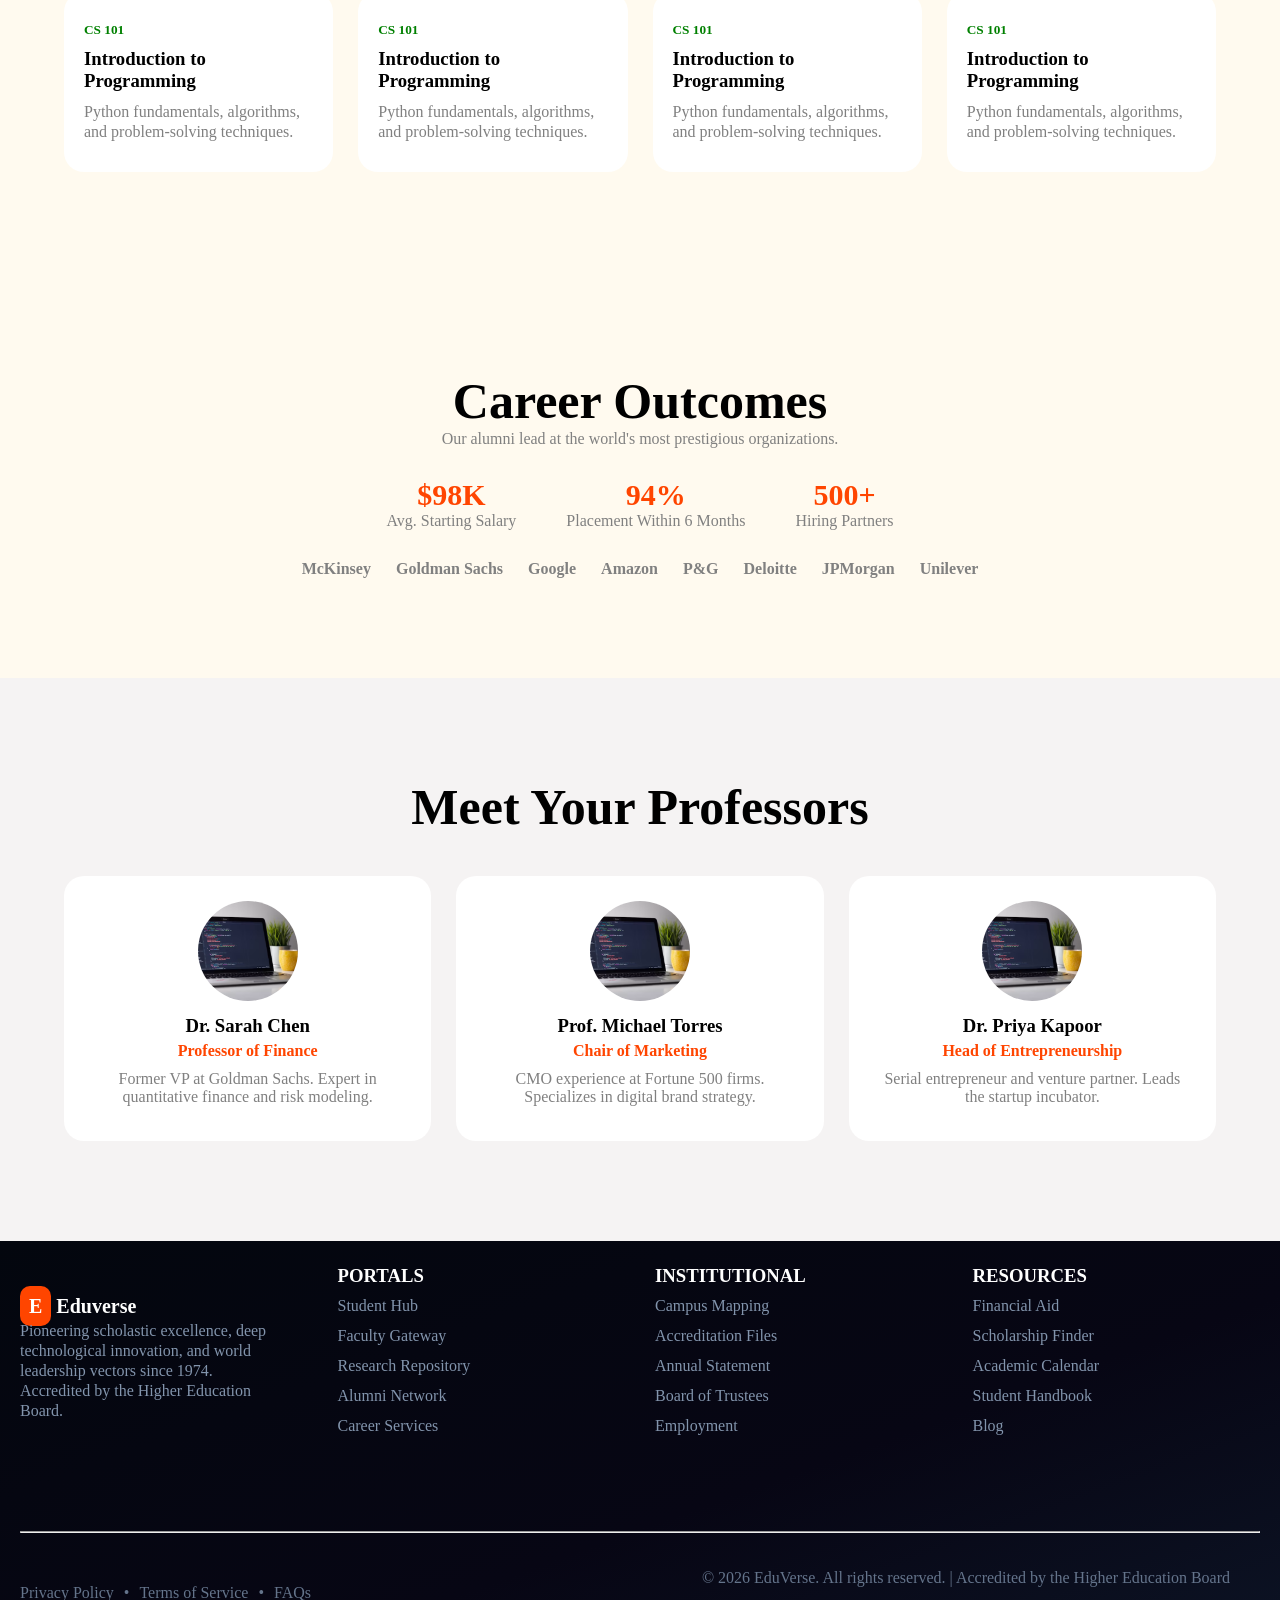
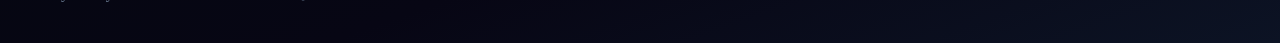
<file: BusinessAdminstration.html>
<!DOCTYPE html>
<html lang="en">
<head>
    <meta charset="UTF-8">
    <meta name="viewport" content="width=device-width, initial-scale=1.0">
    <title>Business Administration</title>

    <style>
        /* Reset */
        * {
            margin: 0;
            padding: 0;
            box-sizing: border-box;
        }

        body {
            width: 100%;
            overflow-x: hidden;
        }

        img {
            max-width: 100%;
        }

        /* FIRST SECTION */
        #computer {
            background: linear-gradient(160deg, rgb(7, 16, 37) 0px, rgba(26, 23, 68) 60%, rgba(15, 23, 42) 100%);
            padding: 100px 5%;
            display: flex;
            justify-content: space-between;
            align-items: center;
            gap: 40px;
        }

        .computer-left {
            flex: 1;
            min-width: 0;
        }

        .computer-left h1 {
            color: white;
            font-size: 50px;
            width: 100%;
            max-width: 400px;
            position: relative;
            bottom: 30px;
        }

        .computer-left p {
            color: grey;
            font-size: 20px;
            width: 100%;
            max-width: 450px;
            line-height: 30px;
            position: relative;
            bottom: 20px;
        }

        .orange {
            color: orangered;
            font-family: sans-serif;
        }

        .hero-left-card {
            display: flex;
            flex-wrap: wrap;
            gap: 20px;
        }

        .hero-left-card div {
            background-color: rgb(18, 40, 91);
            color: white;
            border-radius: 20px;
            margin-right: 10px;
            padding: 5px 15px;
            box-shadow: black;
            position: relative;
            bottom: 10px;
        }

        .btn-apply {
            padding: 5px 10px;
            border-radius: 20px;
            background-color: rgb(10, 23, 48);
            color: white;
            box-shadow: black;
            transition: 0.4s ease-in-out;
        }

        .btn-apply:hover {
            background-color: rgb(255, 94, 0);
        }

        .hero-btn {
            padding: 5px 10px;
            border-radius: 20px;
            box-shadow: black;
            transition: 0.4s ease-in-out;
        }

        .hero-btn:hover {
            background-color: rgb(16, 12, 40);
            color: white;
        }

        .hero-right {
            flex: 1;
            min-width: 0;
        }

        .hero-right img {
            display: block;
            border-radius: 20px;
            width: 100%;
            max-width: 500px;
            height: 300px;
            object-fit: cover;
            margin-left: auto;
        }

        /* SHAPE SECTION */
        #shape {
            padding: 100px 5%;
            display: flex;
            justify-content: space-between;
            align-items: center;
            gap: 40px;
        }

        .shape-left {
            flex: 1;
            min-width: 0;
        }

        .shape-left h2 {
            font-size: 50px;
        }

        .shape-left p {
            font-size: 18px;
            width: 100%;
            max-width: 480px;
            line-height: 22px;
            margin-top: 15px;
            color: gray;
        }

        .shape-left-card {
            display: grid;
            grid-template-columns: 1fr 1fr;
            gap: 20px;
            margin-top: 30px;
        }

        .sub-shape-left-card {
            background-color: rgb(236, 233, 233);
            border-radius: 10px;
            padding: 20px;
            transition: 0.4s ease-in-out;
            min-width: 0;
        }

        .sub-shape-left-card h3 {
            color: orangered;
            font-weight: 900;
            font-size: 20px;
            font-family: verdana;
            position: relative;
            left: 0;
        }

        .sub-shape-left-card p {
            color: grey;
            position: relative;
            left: 0;
        }

        .sub-shape-left-card:hover {
            transform: translateY(-5px);
            box-shadow: black;
        }

        .shape-right {
            flex: 1;
            min-width: 0;
        }

        .shape-right img {
            display: block;
            border-radius: 20px;
            width: 100%;
            max-width: 500px;
            height: 300px;
            object-fit: cover;
            margin-top: 50px;
            margin-left: auto;
        }

       
        /* PROGRAM SECTION */
        #program {
            padding: 100px 5%;
            background-color: rgb(255, 250, 239);
        }

        #program h1 {
            font-size: 50px;
            text-align: center;
            margin-bottom: 10px;
        }

        .program-p {
            text-align: center;
            max-width: 500px;
            width: 100%;
            margin: 0 auto 30px;
            color: gray;
            font-weight: 500;
            line-height: 22px;
        }

        .program-year {
            display: flex;
            justify-content: center;
            flex-wrap: wrap;
            gap: 15px;
            margin-bottom: 50px;
        }

        .program-year span {
            background-color: rgb(248, 244, 244);
            padding: 8px 12px;
            border-radius: 20px;
            border: 1px solid gray;
            transition: 0.5s ease-in-out;
        }

        .program-year span:hover {
            background-color: orangered;
            color: white;
            cursor: pointer;
        }

        .program-card {
            display: grid;
            grid-template-columns: 1fr 1fr 1fr 1fr;
            gap: 25px;
        }

        

        .sub-program-card {
            display: none;
            background-color: white;
            border-radius: 20px;
            padding: 30px 20px;
            min-width: 0;
            transition: 0.5s ease-in-out;
        }

        .sub-program-card:nth-child(1), .sub-program-card:nth-child(2), .sub-program-card:nth-child(3),.sub-program-card:nth-child(4){
            display: block;
        }

        .sub-program-card h5 {
            color: green;
            margin-bottom: 10px;
        }

        .sub-program-card h3 {
            margin-bottom: 10px;
        }

        .sub-program-card p {
            color: gray;
            line-height: 20px;
        }

        .sub-program-card:hover {
            transform: translateY(-5px);
            border-top: 2px solid green;
        }

        /* PATH SECTION */
        #path {
            padding: 100px 5%;
        }

        #path h1 {
            font-size: 50px;
            text-align: center;
        }

        #path > p {
            text-align: center;
            color: grey;
            margin-bottom: 30px;
        }

        .path-card {
            display: grid;
            grid-template-columns: 1fr 1fr 1fr 1fr;
            gap: 20px;
            transition: 0.3s ease-in-out;
            margin-top: 18px;
        }

        .sub-path-card {
            background-color: rgb(243, 248, 251);
            border-radius: 20px;
            padding: 40px 15px;
            width: 100%;
            min-width: 0;
            text-align: center;
        }

        .sub-path-card span {
            background-color: rgb(237, 226, 226);
            padding: 16px;
            border-radius: 10px;
            transition: 0.3s ease-in-out;
        }

        .sub-path-card h3 {
            margin-top: 30px;
            margin-bottom: 10px;
        }

        .sub-path-card p {
            width: 100%;
            max-width: 200px;
            line-height: 20px;
            margin: 0 auto;
        }

        .sub-path-card:hover span {
            background-color: orangered;
            color: white;
        }

        .sub-path-card:hover {
            background-color: white;
            border-top: 5px solid orangered;
        }

        /* CAREER SECTION */
        #career {
            background-color: rgb(255, 250, 239);
            padding: 100px 5%;
        }

        #career h1 {
            font-size: 50px;
            text-align: center;
        }

        .career-p {
            text-align: center;
            color: grey;
            margin-bottom: 30px;
        }

        .career-card {
            align-items: center;
            justify-content: center;
            display: flex;
            flex-wrap: wrap;
            gap: 50px;
            margin-bottom: 30px;
        }

        .sub-career-card h3 {
            color: orangered;
            font-size: 30px;
            text-align: center;
        }

        .sub-career-card p {
            color: grey;
        }

        .sub-sub {
            display: flex;
            flex-wrap: wrap;
            justify-content: center;
            align-items: center;
            gap: 25px;
        }

        .sub-sub span {
            color: grey;
            font-weight: 900;
            transition: 0.2s ease-in-out;
        }

        .sub-sub span:hover {
            color: black;
        }

        /* PROFESSOR SECTION */
        #professor {
            padding: 100px 5%;
            background-color: rgb(245, 243, 243);
        }

        #professor h1 {
            font-size: 50px;
            text-align: center;
        }

        .professor-card {
            margin-top: 40px;
            display: grid;
            grid-template-columns: 1fr 1fr 1fr;
            gap: 25px;
            align-items: stretch;
        }

        .sub-professor-card {
            background-color: white;
            border-radius: 20px;
            width: 100%;
            min-width: 0;
            padding: 35px;
            text-align: center;
        }

        .sub-professor-card img {
            width: 100px;
            height: 100px;
            border-radius: 50%;
            object-fit: cover;
            position: relative;
            bottom: 10px;
        }

        .sub-professor-card h3 {
            margin-bottom: 5px;
        }

        .sub-professor-card h4 {
            color: orangered;
            margin-bottom: 10px;
        }

        .sub-professor-card p {
            color: gray;
        }

        /* FOOTER */
        #footer {
            background: linear-gradient(160deg, rgb(3, 6, 14) 0px, rgb(7, 6, 20) 60%, rgb(12, 19, 36) 100%);
            color: white;
            padding: 20px;
            display: flex;
            flex-direction: column;
            justify-content: space-between;
            line-height: 30px;
        }

        .footer-edu {
            display: grid;
            grid-template-columns: 1fr 1fr 1fr 1fr;
            gap: 30px;
            justify-content: space-between;
            line-height: 30px;
        }

        .footer-edu span {
            background-color: orangered;
            color: white;
            font-weight: bolder;
            border-radius: 10px;
            padding: 9px;
            margin-top: 30px;
            margin-right: 5px;
        }

        .footer-edu h2 {
            color: white;
            font-size: 20px;
            margin-top: 30px;
        }

        .footer-edu p {
            color: #8294ac;
            width: 100%;
            max-width: 250px;
            line-height: 20px;
        }

        .portal h3 {
            color: white;
        }

        .portal ul {
            list-style: none;
            color: #8294ac;
        }

        .portal ul li:hover {
            color: orangered;
            transition: 0.3s ease-in-out;
        }

        .footer-c {
            display: flex;
            flex-wrap: wrap;
            justify-content: space-between;
            align-items: center;
            gap: 15px;
        }

        .footer-c ul {
            padding-top: 30px;
            list-style-type: none;
            display: flex;
            flex-wrap: wrap;
            gap: 10px;
            color: #64748b;
        }

        .footer-c ul li:hover {
            color: white;
            transition: 0.3s ease-in-out;
        }

        .footer-cp {
            padding: 30px;
            color: #64748b;
        }

        /* TABLET RESPONSIVENESS */
        @media (max-width: 1000px) {
            #computer {
                gap: 25px;
            }

            .computer-left h1 {
                font-size: 40px;
            }

            .hero-right img {
                height: 280px;
            }

            #shape {
                gap: 25px;
            }

            .shape-left h2 {
                font-size: 40px;
            }

            .program-card {
                grid-template-columns: 1fr 1fr;
            }

            .path-card {
                grid-template-columns: 1fr 1fr;
            }

            .professor-card {
                grid-template-columns: 1fr 1fr;
            }

            .footer-edu {
                grid-template-columns: 1fr 1fr;
            }
        }

        /* MOBILE RESPONSIVENESS */
        @media (max-width: 600px) {
            /* FIRST SECTION */
            #computer {
                flex-direction: column;
                align-items: stretch;
                padding: 70px 5%;
                gap: 30px;
            }

            .computer-left h1 {
                font-size: 32px;
                line-height: 1.2;
                bottom: 0;
                margin-bottom: 20px;
            }

            .computer-left p {
                font-size: 16px;
                line-height: 25px;
                max-width: 100%;
                bottom: 0;
                margin-bottom: 25px;
            }

            .hero-left-card {
                display: grid;
                grid-template-columns: 1fr 1fr;
                gap: 10px;
                margin-bottom: 20px;
            }

            .hero-left-card div {
                margin: 0;
                bottom: 0;
                font-size: 12px;
                padding: 10px;
                overflow-wrap: break-word;
            }

            .btn-apply {
                margin-left: 0;
                margin-right: 5px;
            }

            .hero-btn {
                margin-top: 5px;
            }

            .hero-right img {
                width: 100%;
                max-width: 100%;
                height: auto;
                min-height: 200px;
                max-height: 300px;
                margin: 0;
            }

            /* SHAPE SECTION */
            #shape {
                flex-direction: column;
                align-items: stretch;
                padding: 70px 5%;
                gap: 30px;
            }

            .shape-left h2 {
                font-size: 30px;
                line-height: 1.2;
            }

            .shape-left p {
                font-size: 16px;
                line-height: 24px;
                margin-top: 20px;
            }

            .shape-left-card {
                grid-template-columns: 1fr 1fr;
                gap: 12px;
            }

            .sub-shape-left-card {
                padding: 15px;
            }

            .sub-shape-left-card h3 {
                font-size: 18px;
            }

            .sub-shape-left-card p {
                font-size: 14px;
            }

            .shape-right img {
                width: 100%;
                max-width: 100%;
                height: auto;
                max-height: 300px;
                margin: 0;
            }

            /* PROGRAM SECTION */
            #program {
                padding: 70px 5%;
            }

            #program h1 {
                font-size: 30px;
            }

            .program-p {
                width: 100%;
                line-height: 22px;
            }

            .program-year {
                display: grid;
                grid-template-columns: 1fr 1fr;
                gap: 12px;
                width: 100%;
                margin-bottom: 35px;
            }

            .program-year span {
                display: block;
                width: 100%;
                position: static;
            }

            .program-card {
                grid-template-columns: 1fr;
                gap: 20px;
            }

            .sub-program-card {
                width: 100%;
                padding: 25px;
            }

            /* PATH SECTION */
            #path {
                padding: 70px 5%;
            }

            #path h1 {
                font-size: 28px;
                line-height: 1.3;
                margin-bottom: 15px;
            }

            #path > p {
                font-size: 15px;
                line-height: 22px;
            }

            .path-card {
                grid-template-columns: 1fr;
                gap: 20px;
            }

            .sub-path-card {
                width: 100%;
                margin-left: 0;
                padding: 35px 20px;
            }

            .sub-path-card p {
                width: 100%;
                max-width: 300px;
                margin: 0 auto;
            }

            /* CAREER SECTION */
            #career {
                padding: 70px 5%;
            }

            #career h1 {
                font-size: 30px;
                margin-bottom: 20px;
            }

            .career-p {
                font-size: 16px;
                line-height: 25px;
            }

            .career-card {
                display: grid;
                grid-template-columns: 1fr 1fr;
                gap: 25px 10px;
            }

            .sub-career-card h3 {
                font-size: 28px;
            }

            .sub-career-card p {
                font-size: 14px;
                text-align: center;
                line-height: 20px;
            }

            .move {
                position: static;
            }

            .sub-sub {
                display: grid;
                grid-template-columns: 1fr 1fr;
                gap: 15px;
                margin-left: 0;
                text-align: center;
            }

            /* PROFESSOR SECTION */
            #professor {
                padding: 70px 5%;
            }

            #professor h1 {
                font-size: 30px;
                line-height: 1.3;
            }

            .professor-card {
                grid-template-columns: 1fr;
                gap: 20px;
            }

            .sub-professor-card {
                width: 100%;
                margin-left: 0;
                padding: 30px 20px;
            }

            /* FOOTER SECTION */
            #footer {
                padding: 30px 5%;
            }

            .footer-edu {
                grid-template-columns: 1fr;
                gap: 30px;
            }

            .footer-edu h2 {
                margin-top: 10px;
            }

            .footer-edu p {
                width: 100%;
                max-width: 300px;
                margin-top: 15px;
            }

            .footer-c {
                display: flex;
                flex-direction: column;
                align-items: flex-start;
                gap: 10px;
            }

            .footer-c ul {
                padding-top: 20px;
                gap: 10px;
            }

            .footer-cp {
                padding: 10px 0;
                position: static;
                font-size: 13px;
                line-height: 22px;
            }
        }

        /* SMALL PHONES */
        @media (max-width: 380px) {
            .computer-left h1 {
                font-size: 28px;
            }

            .hero-left-card {
                grid-template-columns: 1fr;
            }

            .shape-left-card {
                grid-template-columns: 1fr;
            }

            .program-year {
                grid-template-columns: 1fr;
            }

            .sub-sub {
                grid-template-columns: 1fr 1fr;
            }

            .footer-c ul {
                gap: 6px;
                font-size: 13px;
            }
        }
    </style>
</head>

<body>
    <section id="computer">
        <div class="computer-left">
            <h1>Business <span class="orange"> Administration</span></h1>
            <p>Develop strategic leadership, financial acumen, and a global mindset. Our BBA/MBA programs are built with industry giants to launch you into top-tier consulting, finance, and entrepreneurship.</p>

            <div class="hero-left-card">
                <div class="red-left-card">🏆 Top 10 Global Business School</div>
                <div>💼 94% Placement</div>
                <div>🌍 80+ Countries Represented</div>
            </div>

            <div>
                <button class="btn-apply">Apply Now</button>
                <button class="hero-btn">View Curriculum </button>
            </div>
        </div>

        <div class="hero-right">
            <img src="/assets/medical.avif" alt="">
        </div>
    </section>

    <!-- Shape Section -->
    <section id="shape">
        <div class="shape-left">
            <h2>Lead with Confidence</h2>
            <p>Our Business Administration program blends foundational theory with experiential learning. You'll analyze real case studies, run simulated enterprises, and complete a corporate internship. With a focus on ethical leadership and digital transformation, our graduates are prepared to drive change in any industry. <br> <br>

Choose from concentrations in Finance, Marketing, Entrepreneurship, or Global Business to tailor your degree to your career goals.</p>

            <div class="shape-left-card">
                <div class="sub-shape-left-card">
                    <h3>3-4 Years</h3>
                    <p>BBA / MBA Track</p>
                </div>
                <div class="sub-shape-left-card">
                    <h3>1:8</h3>
                    <p>Faculty Ratio</p>
                </div>
                <div class="sub-shape-left-card">
                    <h3>94%</h3>
                    <p>Graduate Employment</p>
                </div>
                <div class="sub-shape-left-card">
                    <h3>120+</h3>
                    <p>Corporate Partners</p>
                </div>
            </div>
        </div>

        <div class="shape-right">
            <img src="/assets/medical-2.avif" alt="">
        </div>
    </section>

    <!-- PROGRAM SECTION -->
        <section id="program">
            <h1>Program Curriculum</h1>

            <p class="program-p">
                Explore the core modules and elective pathways designed to give
                you a competitive edge in the tech industry.
            </p>

            <div class="program-year">
                <span data-year="yearOne">Year 1</span>
                <span data-year="yearTwo">Year 2</span>
                <span data-year="yearThree">Year 3</span>
                <span class="moved" data-year="yearFour">Year 4 / M.Sc</span>
            </div>

            <div class="program-card">
                <div class="sub-program-card" data-program="yearOne">
                    <h5>CS 101</h5>
                    <h3>Introduction to Programming</h3>
                    <p>Python fundamentals, algorithms, and problem-solving techniques.</p>
                </div>
                <div class="sub-program-card" data-program="yearOne">
                    <h5>CS 101</h5>
                    <h3>Introduction to Programming</h3>
                    <p>Python fundamentals, algorithms, and problem-solving techniques.</p>
                </div>
                <div class="sub-program-card" data-program="yearOne">
                    <h5>CS 101</h5>
                    <h3>Introduction to Programming</h3>
                    <p>Python fundamentals, algorithms, and problem-solving techniques.</p>
                </div>
                <div class="sub-program-card" data-program="yearOne">
                    <h5>CS 101</h5>
                    <h3>Introduction to Programming</h3>
                    <p>Python fundamentals, algorithms, and problem-solving techniques.</p>
                </div>
                <div class="sub-program-card" data-program="yearTwo">
                    <h5>CS 102</h5>
                    <h3>Introduction to Programming</h3>
                    <p>Python fundamentals, algorithms, and problem-solving techniques.</p>
                </div>
                <div class="sub-program-card" data-program="yearTwo">
                    <h5>CS 102</h5>
                    <h3>Introduction to Programming</h3>
                    <p>Python fundamentals, algorithms, and problem-solving techniques.</p>
                </div>
                <div class="sub-program-card" data-program="yearTwo">
                    <h5>CS 102</h5>
                    <h3>Introduction to Programming</h3>
                    <p>Python fundamentals, algorithms, and problem-solving techniques.</p>
                </div>
                <div class="sub-program-card" data-program="yearTwo">
                    <h5>CS 102</h5>
                    <h3>Introduction to Programming</h3>
                    <p>Python fundamentals, algorithms, and problem-solving techniques.</p>
                </div>
                <div class="sub-program-card" data-program="yearThree">
                    <h5>CS 103</h5>
                    <h3>Introduction to Programming</h3>
                    <p>Python fundamentals, algorithms, and problem-solving techniques.</p>
                </div>
                <div class="sub-program-card" data-program="yearThree">
                    <h5>CS 103</h5>
                    <h3>Introduction to Programming</h3>
                    <p>Python fundamentals, algorithms, and problem-solving techniques.</p>
                </div>
                <div class="sub-program-card" data-program="yearThree">
                    <h5>CS 103</h5>
                    <h3>Introduction to Programming</h3>
                    <p>Python fundamentals, algorithms, and problem-solving techniques.</p>
                </div>
                <div class="sub-program-card" data-program="yearThree">
                    <h5>CS 103</h5>
                    <h3>Introduction to Programming</h3>
                    <p>Python fundamentals, algorithms, and problem-solving techniques.</p>
                </div>
                <div class="sub-program-card" data-program="yearFour">
                    <h5>CS 104</h5>
                    <h3>Introduction to Programming</h3>
                    <p>Python fundamentals, algorithms, and problem-solving techniques.</p>
                </div>
                <div class="sub-program-card" data-program="yearFour">
                    <h5>CS 104</h5>
                    <h3>Introduction to Programming</h3>
                    <p>Python fundamentals, algorithms, and problem-solving techniques.</p>
                </div>
                <div class="sub-program-card" data-program="yearFour">
                    <h5>CS 104</h5>
                    <h3>Introduction to Programming</h3>
                    <p>Python fundamentals, algorithms, and problem-solving techniques.</p>
                </div>
                <div class="sub-program-card" data-program="yearFour">
                    <h5>CS 104</h5>
                    <h3>Introduction to Programming</h3>
                    <p>Python fundamentals, algorithms, and problem-solving techniques.</p>
                </div>
            </div>
        </section>
    <!-- CAREER SECTION -->
    <section id="career">
        <h1>Career Outcomes</h1>
        <p class="career-p">Our alumni lead at the world's most prestigious organizations.</p>

        <div class="career-card">
            <div class="sub-career-card">
                <h3>$98K</h3>
                <p>Avg. Starting Salary</p>
            </div>
            <div class="sub-career-card">
                <h3>94%</h3>
                <p>Placement Within 6 Months</p>
            </div>
            <div class="sub-career-card">
                <div class="move">
                    <h3>500+</h3>
                    <p>Hiring Partners</p>
                </div>
            </div>
        </div>

        <div class="sub-sub">
            <span>McKinsey</span>
            <span>Goldman Sachs</span>
            <span>Google</span>
            <span>Amazon</span>
            <span>P&G</span>
            <span>Deloitte</span>
            <span>JPMorgan</span>
            <span>Unilever</span>
        </div>
    </section>

    <section id="professor">
        <h1>Meet Your Professors</h1>

        <div class="professor-card">
            <div class="sub-professor-card">
                <img src="/assets/Computer science & AI.avif" alt="">
                <h3>Dr. Sarah Chen</h3>
                <h4>Professor of Finance</h4>
                <p>Former VP at Goldman Sachs. Expert in quantitative finance and risk modeling.</p>
            </div>

            <div class="sub-professor-card">
                <img src="/assets/Computer science & AI.avif" alt="">
                <h3>Prof. Michael Torres</h3>
                <h4>Chair of Marketing</h4>
                <p>CMO experience at Fortune 500 firms. Specializes in digital brand strategy.</p>
            </div>

            <div class="sub-professor-card">
                <img src="/assets/Computer science & AI.avif" alt="">
                <h3>Dr. Priya Kapoor</h3>
                <h4>Head of Entrepreneurship</h4>
                <p>Serial entrepreneur and venture partner. Leads the startup incubator.</p>
            </div>
        </div>
    </section>

    <footer id="footer">
        <div class="footer-edu">
            <div>
                <h2><span>E</span>Eduverse</h2>
                <p>Pioneering scholastic excellence, deep technological innovation, and world leadership vectors since 1974. Accredited by the Higher Education Board.</p>
            </div>

            <div class="portal">
                <h3>PORTALS</h3>
                <ul>
                    <li>Student Hub</li>
                    <li>Faculty Gateway</li>
                    <li>Research Repository</li>
                    <li>Alumni Network</li>
                    <li>Career Services</li>
                </ul>
            </div>

            <div class="portal">
                <h3>INSTITUTIONAL</h3>
                <ul>
                    <li>Campus Mapping</li>
                    <li>Accreditation Files</li>
                    <li>Annual Statement</li>
                    <li>Board of Trustees</li>
                    <li>Employment</li>
                </ul>
            </div>

            <div class="portal">
                <h3>RESOURCES</h3>
                <ul>
                    <li>Financial Aid</li>
                    <li>Scholarship Finder</li>
                    <li>Academic Calendar</li>
                    <li>Student Handbook</li>
                    <li>Blog</li>
                </ul>
            </div>
        </div>

        <br>
        <br>
        <br>
        <hr>

        <div class="footer-c">
            <ul>
                <li>Privacy Policy</li>
                <li> •</li>
                <li> Terms of Service</li>
                <li> •</li>
                <li> FAQs</li>
                <li></li>
            </ul>

            <p class="footer-cp">© 2026 EduVerse. All rights reserved. | Accredited by the Higher Education Board</p>
        </div>
    </footer>

    <script src="./BusinessAdministration.js"></script>
</body>
</html>
</file>
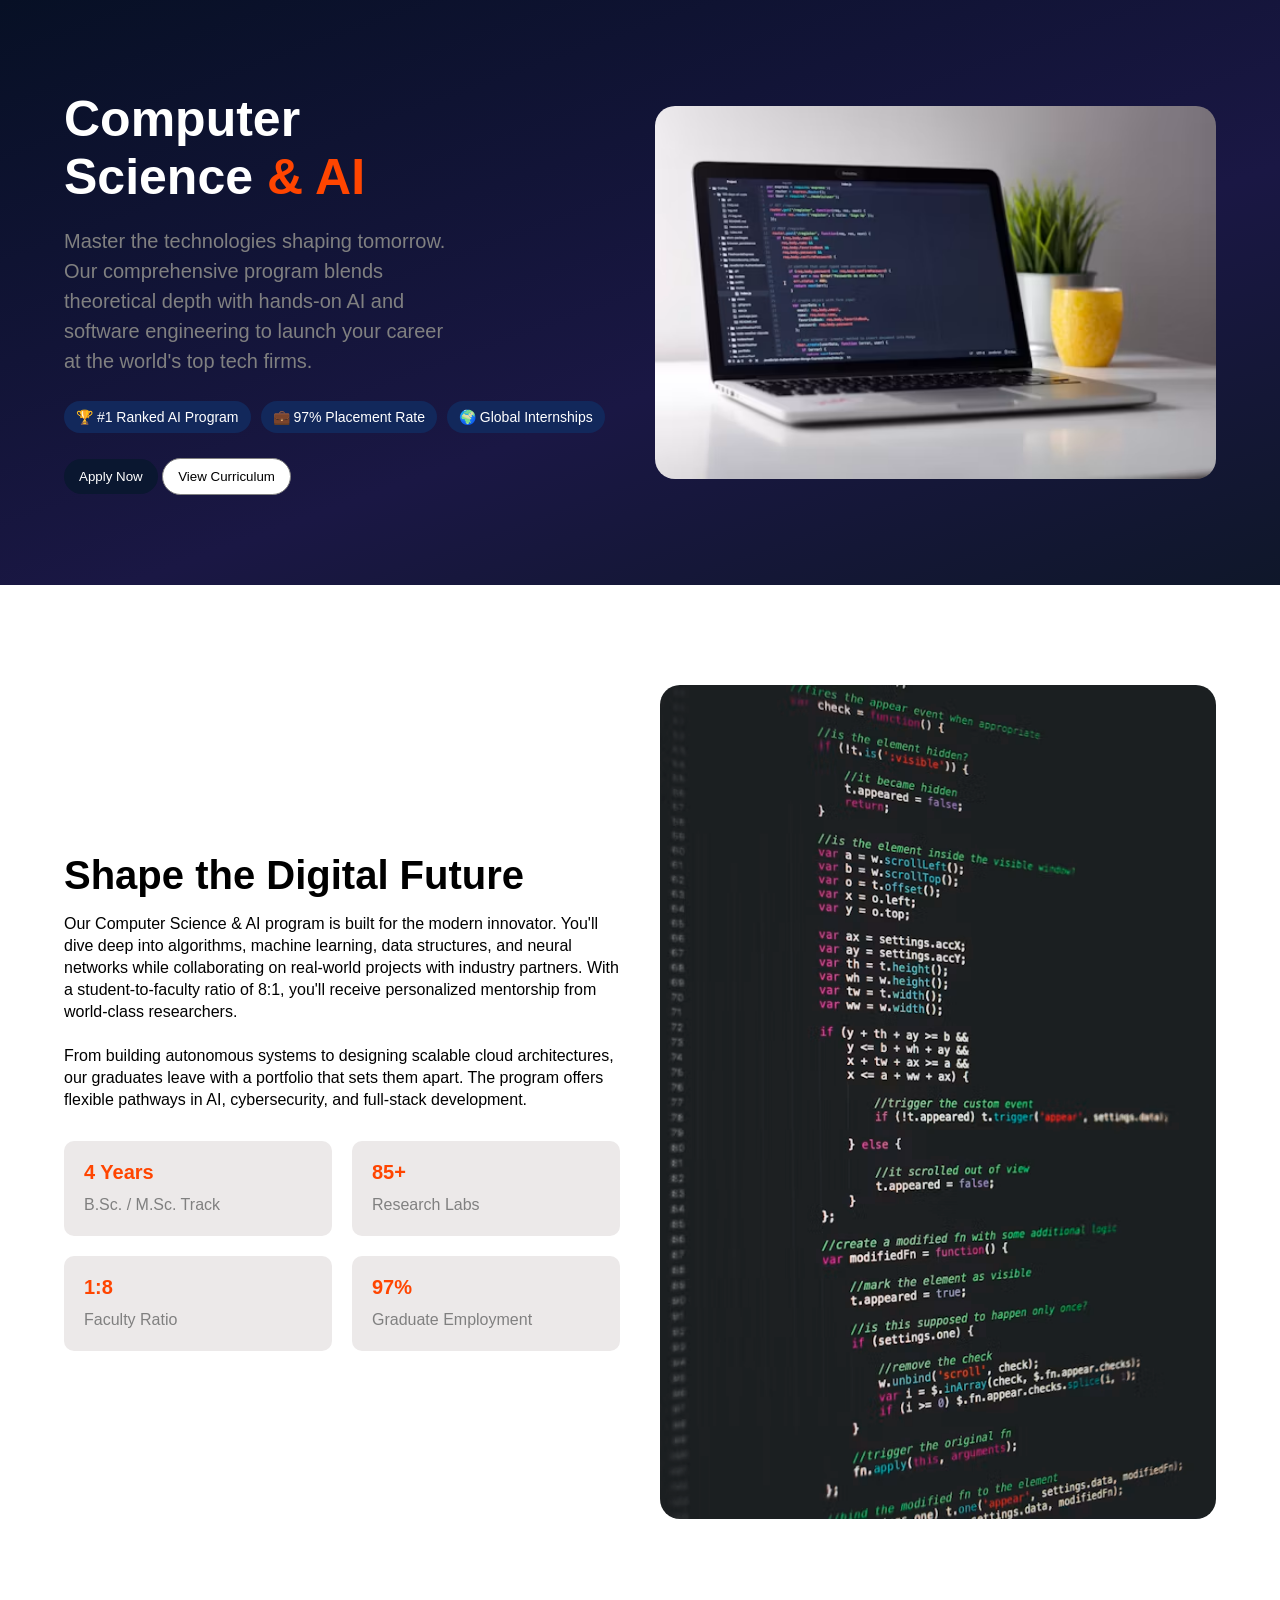
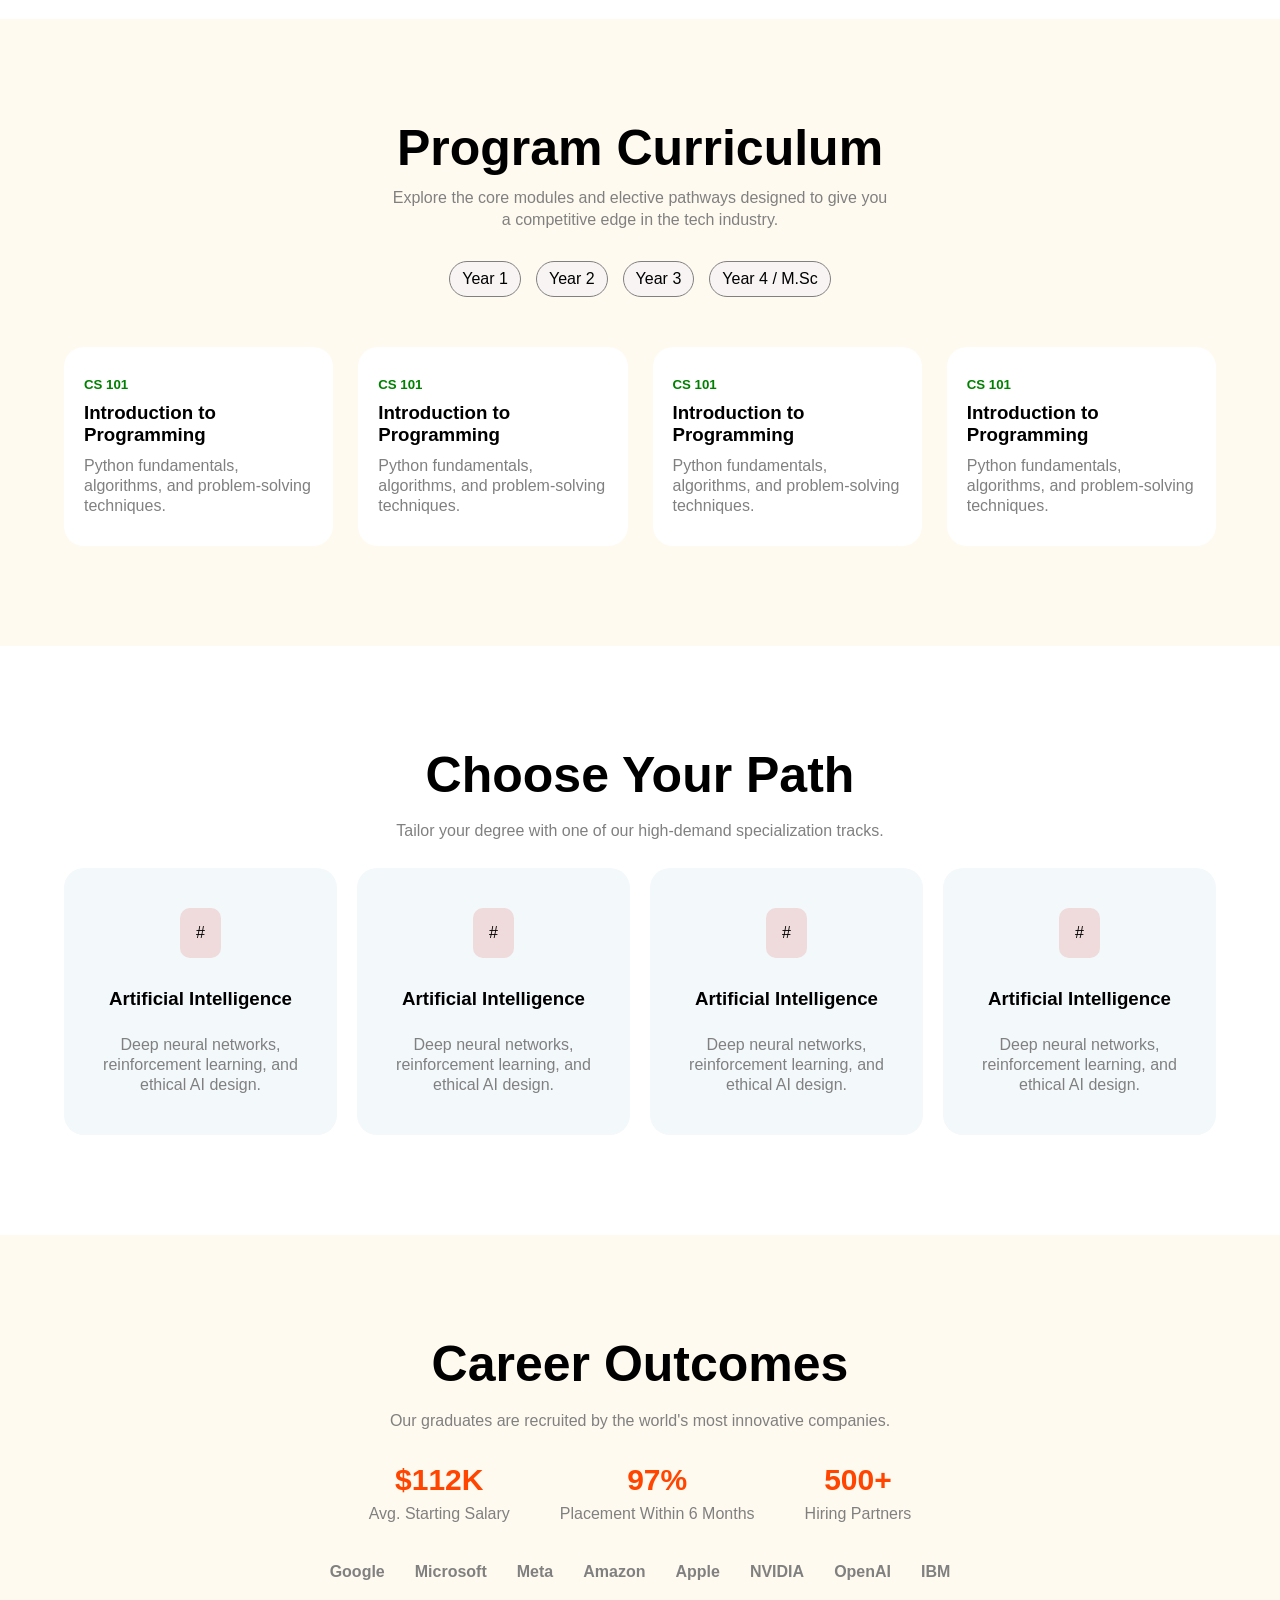
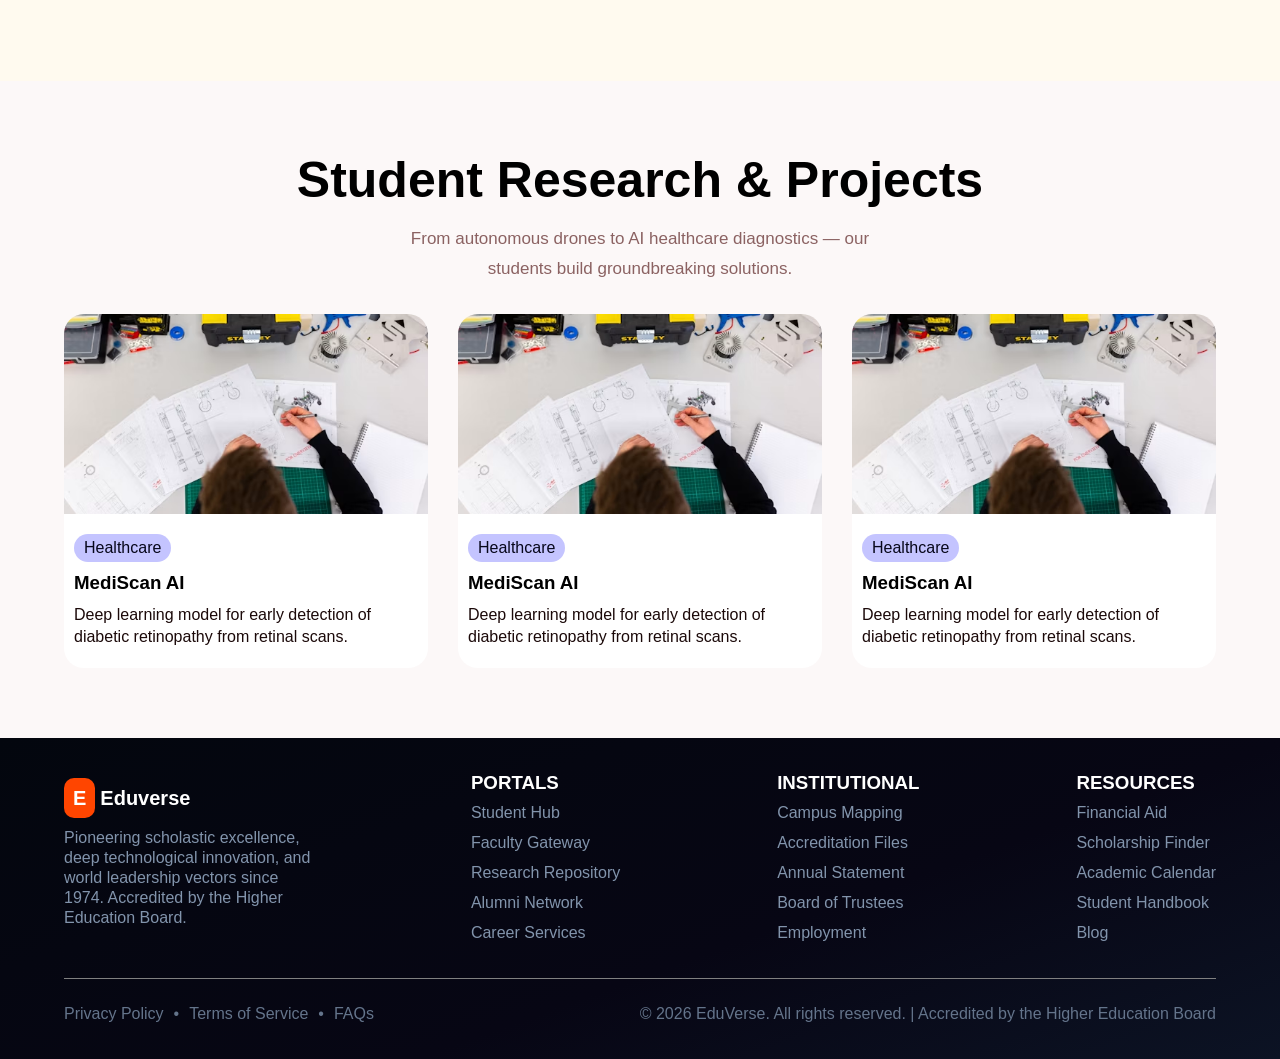
<file: computerScience.html>
<!DOCTYPE html>
<html lang="en">
<head>
    <meta charset="UTF-8">
    <meta name="viewport" content="width=device-width, initial-scale=1.0">
    <title>Computer Science and AI</title>

    <style>
        /* RESET */
        * {
            margin: 0;
            padding: 0;
            box-sizing: border-box;
        }

        body {
            width: 100%;
            overflow-x: hidden;
            font-family: Arial, sans-serif;
        }

        img {
            max-width: 100%;
        }

        /* COMPUTER SECTION */
        #computer {
            background: linear-gradient(160deg, rgb(7, 16, 37), rgb(26, 23, 68) 60%, rgb(15, 23, 42));
            padding: 90px 5%;
            display: flex;
            justify-content: space-between;
            align-items: center;
            gap: 30px;
        }

        .computer-left {
            flex: 1;
            min-width: 0;
        }

        .computer-left h1 {
            color: white;
            font-size: 50px;
            max-width: 400px;
            margin-bottom: 20px;
        }

        .computer-left p {
            color: grey;
            font-size: 20px;
            max-width: 400px;
            line-height: 30px;
            margin-bottom: 25px;
        }

        .orange {
            color: orangered;
            font-family: sans-serif;
        }

        .hero-left-card {
            display: flex;
            flex-wrap: wrap;
            gap: 10px;
            margin-bottom: 25px;
        }

        .hero-left-card div {
            background-color: rgb(18, 40, 91);
            color: white;
            border-radius: 20px;
            padding: 8px 12px;
            font-size: 14px;
        }

        .btn-apply,
        .hero-btn {
            padding: 10px 15px;
            border-radius: 20px;
            cursor: pointer;
            transition: 0.4s ease-in-out;
        }

        .btn-apply {
            background-color: rgb(10, 23, 48);
            color: white;
            border: none;
        }

        .btn-apply:hover {
            background-color: rgb(255, 94, 0);
        }

        .hero-btn {
            background-color: white;
            color: black;
            border: 1px solid grey;
        }

        .hero-btn:hover {
            background-color: rgb(16, 12, 40);
            color: white;
        }

        .hero-right {
            flex: 1;
            min-width: 0;
        }

        .hero-right img {
            width: 100%;
            height: auto;
            display: block;
            border-radius: 20px;
        }

        /* SHAPE SECTION */
        #shape {
            padding: 100px 5%;
            display: flex;
            justify-content: space-between;
            align-items: center;
            gap: 40px;
        }

        .shape-left {
            flex: 1;
            min-width: 0;
        }

        .shape-left h2 {
            font-size: 40px;
        }

        .shape-left p {
            font-size: 16px;
            line-height: 22px;
            margin-top: 15px;
        }

        .shape-left-card {
            display: grid;
            grid-template-columns: 1fr 1fr;
            gap: 20px;
            margin-top: 30px;
        }

        .sub-shape-left-card {
            background-color: rgb(236, 233, 233);
            border-radius: 10px;
            padding: 20px;
            transition: 0.4s ease-in-out;
        }

        .sub-shape-left-card h3 {
            color: orangered;
            font-weight: 900;
            font-size: 20px;
            font-family: Verdana, sans-serif;
        }

        .sub-shape-left-card p {
            color: grey;
            margin-top: 10px;
        }

        .sub-shape-left-card:hover {
            transform: translateY(-5px);
        }

        .shape-right {
            flex: 1;
            min-width: 0;
        }

        .shape-right img {
            width: 100%;
            height: auto;
            display: block;
            border-radius: 20px;
        }

        /* PROGRAM SECTION */
        #program {
            padding: 100px 5%;
            background-color: rgb(255, 250, 239);
        }

        #program h1 {
            font-size: 50px;
            text-align: center;
            margin-bottom: 10px;
        }

        .program-p {
            text-align: center;
            max-width: 500px;
            width: 100%;
            margin: 0 auto 30px;
            color: gray;
            font-weight: 500;
            line-height: 22px;
        }

        .program-year {
            display: flex;
            justify-content: center;
            flex-wrap: wrap;
            gap: 15px;
            margin-bottom: 50px;
        }

        .program-year span {
            background-color: rgb(248, 244, 244);
            padding: 8px 12px;
            border-radius: 20px;
            border: 1px solid gray;
            transition: 0.5s ease-in-out;
        }

        .program-year span:hover {
            background-color: orangered;
            color: white;
            cursor: pointer;
        }

        .program-card {
            display: grid;
            grid-template-columns: 1fr 1fr 1fr 1fr;
            gap: 25px;
        }

        

        .sub-program-card {
            display: none;
            background-color: white;
            border-radius: 20px;
            padding: 30px 20px;
            min-width: 0;
            transition: 0.5s ease-in-out;
        }

        .sub-program-card:nth-child(1), .sub-program-card:nth-child(2), .sub-program-card:nth-child(3),.sub-program-card:nth-child(4){
            display: block;
        }

        .sub-program-card h5 {
            color: green;
            margin-bottom: 10px;
        }

        .sub-program-card h3 {
            margin-bottom: 10px;
        }

        .sub-program-card p {
            color: gray;
            line-height: 20px;
        }

        .sub-program-card:hover {
            transform: translateY(-5px);
            border-top: 2px solid green;
        }

        /* PATH SECTION */
        #path {
            padding: 100px 5%;
        }

        #path h1 {
            font-size: 50px;
            text-align: center;
            margin-bottom: 15px;
        }

        #path > p {
            text-align: center;
            color: grey;
            line-height: 24px;
        }

        .path-card {
            display: grid;
            grid-template-columns: 1fr 1fr 1fr 1fr;
            gap: 20px;
            margin-top: 25px;
        }

        .sub-path-card {
            background-color: rgb(243, 248, 251);
            border-radius: 20px;
            padding: 40px 15px;
            min-width: 0;
            text-align: center;
            transition: 0.3s ease-in-out;
        }

        .sub-path-card span {
            display: inline-block;
            background-color: rgb(239, 219, 219);
            padding: 16px;
            border-radius: 10px;
            transition: 0.3s ease-in-out;
        }

        .sub-path-card h3 {
            margin-top: 30px;
            margin-bottom: 25px;
        }

        .sub-path-card p {
            max-width: 250px;
            line-height: 20px;
            margin: auto;
            color: grey;
        }

        .sub-path-card:hover span {
            background-color: orangered;
            color: white;
        }

        .sub-path-card:hover {
            background-color: white;
            border-top: 5px solid orangered;
        }

        /* CAREER SECTION */
        #career {
            background-color: rgb(255, 250, 239);
            padding: 100px 5%;
        }

        #career h1 {
            font-size: 50px;
            text-align: center;
            margin-bottom: 15px;
        }

        .career-p {
            text-align: center;
            color: grey;
            line-height: 25px;
            margin-bottom: 30px;
        }

        .career-card {
            display: flex;
            align-items: center;
            justify-content: center;
            flex-wrap: wrap;
            gap: 50px;
            margin-bottom: 40px;
        }

        .sub-career-card h3 {
            color: orangered;
            font-size: 30px;
            text-align: center;
        }

        .sub-career-card p {
            color: grey;
            text-align: center;
            margin-top: 8px;
        }

        .sub-sub {
            display: flex;
            justify-content: center;
            align-items: center;
            flex-wrap: wrap;
            gap: 30px;
        }

        .sub-sub span {
            color: grey;
            font-weight: 900;
            transition: 0.2s ease-in-out;
        }

        .sub-sub span:hover {
            color: black;
        }

        .move {
            position: static;
        }

        /* RESEARCH SECTION */
        #research {
            padding: 70px 5%;
            background-color: rgb(252, 248, 248);
        }

        #research h2 {
            font-size: 50px;
            text-align: center;
            margin-bottom: 15px;
        }

        .research-p {
            font-size: 17px;
            text-align: center;
            color: rgb(139, 98, 98);
            max-width: 500px;
            width: 100%;
            line-height: 30px;
            margin: 0 auto 30px;
        }

        .research-card {
            display: grid;
            grid-template-columns: 1fr 1fr 1fr;
            gap: 30px;
        }

        .sub-research-card {
            background-color: white;
            min-width: 0;
            border-radius: 20px;
            padding-bottom: 20px;
            overflow: hidden;
        }

        .sub-research-card img {
            width: 100%;
            height: 200px;
            object-fit: cover;
            display: block;
        }

        .research-card-p {
            background-color: rgb(196, 196, 255);
            color: rgb(7, 7, 27);
            border-radius: 20px;
            width: fit-content;
            max-width: calc(100% - 20px);
            text-align: center;
            padding: 5px 10px;
            margin: 20px 10px 10px;
        }

        .sub-research-card h3 {
            margin: 0 10px 10px;
        }

        .sub-research-card > p:last-child {
            margin: 0 10px;
            color: rgb(27, 9, 9);
            line-height: 22px;
        }

        /* FOOTER */
        #footer {
            background: linear-gradient(160deg, rgb(3, 6, 14), rgb(7, 6, 20) 60%, rgb(12, 19, 36));
            color: white;
            padding: 30px 5%;
            line-height: 30px;
        }

        .footer-edu {
            display: flex;
            justify-content: space-between;
            flex-wrap: wrap;
            gap: 30px;
        }

        .footer-edu > div {
            min-width: 0;
        }

        .footer-edu span {
            background-color: orangered;
            color: white;
            font-weight: bolder;
            border-radius: 10px;
            padding: 9px;
            margin-right: 5px;
        }

        .footer-edu h2 {
            color: white;
            font-size: 20px;
            margin: 15px 0;
        }

        .footer-edu p {
            color: #8294ac;
            max-width: 250px;
            line-height: 20px;
            margin-top: 15px;
        }

        .portal h3 {
            color: white;
        }

        .portal ul {
            list-style: none;
            color: #8294ac;
        }

        .portal ul li:hover {
            color: orangered;
            transition: 0.3s ease-in-out;
        }

        .footer-c {
            display: flex;
            justify-content: space-between;
            align-items: center;
            flex-wrap: wrap;
            gap: 20px;
            margin-top: 30px;
            padding-top: 20px;
            border-top: 1px solid grey;
        }

        .footer-c ul {
            list-style-type: none;
            display: flex;
            flex-wrap: wrap;
            gap: 10px;
            color: #64748b;
        }

        .footer-c ul li:hover {
            color: white;
            transition: 0.3s ease-in-out;
        }

        .footer-cp {
            color: #64748b;
            line-height: 22px;
        }

        /* TABLET AND SMALL LAPTOP */
        @media (max-width: 1028px) {
            .computer-left h1 {
                font-size: 40px;
            }

            .computer-left p {
                font-size: 17px;
            }

            .program-card {
                grid-template-columns: 1fr 1fr 1fr;
                gap: 20px;
            }

            .sub-program-card {
                padding: 25px 20px;
            }

            .path-card {
                grid-template-columns: 1fr 1fr;
            }

            .research-card {
                grid-template-columns: 1fr 1fr;
            }
        }

        /* TABLETS */
        @media (max-width: 768px) {
            #computer {
                flex-direction: column;
                align-items: stretch;
                padding: 70px 5%;
            }

            .computer-left,
            .hero-right {
                width: 100%;
                flex: none;
            }

            .computer-left h1 {
                font-size: 36px;
            }

            .computer-left p {
                max-width: 100%;
            }

            .hero-right img {
                margin-top: 20px;
            }

            #shape {
                flex-direction: column;
                align-items: stretch;
                padding: 70px 5%;
            }

            .shape-left,
            .shape-right {
                width: 100%;
                flex: none;
            }

            .shape-left h2 {
                font-size: 32px;
            }

            .shape-right img {
                margin-top: 20px;
            }

            #program {
                padding: 80px 5%;
            }

            #program h1 {
                font-size: 36px;
            }

            .program-card {
                grid-template-columns: 1fr 1fr;
                gap: 15px;
            }

            #path {
                padding: 70px 5%;
            }

            #path h1 {
                font-size: 36px;
            }

            #career {
                padding: 70px 5%;
            }

            #career h1 {
                font-size: 36px;
            }

            #research h2 {
                font-size: 36px;
            }

            .footer-edu {
                display: grid;
                grid-template-columns: 1fr 1fr;
                gap: 30px;
            }

            .footer-c {
                align-items: flex-start;
                flex-direction: column;
            }
        }

        /* MOBILE PHONES */
        @media (max-width: 600px) {
            #computer {
                padding: 60px 5%;
            }

            .computer-left h1 {
                font-size: 30px;
            }

            .computer-left p {
                font-size: 15px;
                line-height: 25px;
            }

            .hero-left-card {
                display: flex;
                flex-wrap: wrap;
                gap: 10px;
            }

            .hero-left-card div {
                font-size: 12px;
            }

            .btn-apply {
                margin: 0 5px 10px 0;
            }

            .hero-right img {
                width: 100%;
                margin-top: 20px;
            }

            /* SHAPE SECTION */
            #shape {
                padding: 60px 5%;
            }

            .shape-left h2 {
                font-size: 30px;
            }

            .shape-left-card {
                grid-template-columns: 1fr 1fr;
                gap: 12px;
            }

            .sub-shape-left-card {
                padding: 15px;
            }

            .sub-shape-left-card h3 {
                font-size: 18px;
            }

            .sub-shape-left-card p {
                font-size: 14px;
                line-height: 20px;
            }

            .shape-right img {
                margin-top: 30px;
                width: 100%;
                height: auto;
            }

            /* PROGRAM SECTION */
            #program {
                padding: 70px 5%;
            }

            #program h1 {
                font-size: 30px;
            }

            .program-p {
                width: 100%;
                line-height: 22px;
            }

            .program-year {
                display: flex;
                flex-wrap: wrap;
                justify-content: center;
                width: 100%;
                gap: 12px;
                position: static;
                margin-bottom: 30px;
            }

            .program-year span {
                padding: 8px 12px;
            }

            .moved {
                width: auto;
                position: static;
            }

            .program-card {
                display: grid;
                grid-template-columns: 1fr;
                gap: 20px;
            }

            .sub-program-card {
                width: 100%;
                padding: 25px 20px;
            }

            /* PATH SECTION */
            #path {
                padding: 60px 5%;
            }

            #path h1 {
                font-size: 28px;
            }

            #path > p {
                font-size: 15px;
                line-height: 23px;
            }

            .path-card {
                display: grid;
                grid-template-columns: 1fr;
                gap: 20px;
            }

            .sub-path-card {
                width: 100%;
                padding: 35px 15px;
            }

            .sub-path-card p {
                width: 100%;
                max-width: 300px;
                margin: auto;
            }

            /* CAREER SECTION */
            #career {
                padding: 60px 5%;
            }

            #career h1 {
                font-size: 30px;
                margin-bottom: 20px;
            }

            .career-p {
                font-size: 16px;
                line-height: 25px;
            }

            .career-card {
                display: grid;
                grid-template-columns: 1fr 1fr;
                gap: 25px 15px;
            }

            .sub-career-card h3 {
                font-size: 26px;
            }

            .sub-career-card p {
                font-size: 14px;
                line-height: 20px;
            }

            .move {
                position: static;
            }

            .sub-sub {
                display: flex;
                flex-wrap: wrap;
                justify-content: center;
                gap: 18px;
                margin: 0;
            }

            /* RESEARCH SECTION */
            #research {
                padding: 60px 5%;
            }

            #research h2 {
                font-size: 30px;
                margin-bottom: 20px;
            }

            .research-p {
                font-size: 15px;
                line-height: 24px;
                width: 100%;
            }

            .research-card {
                display: grid;
                grid-template-columns: 1fr;
                gap: 25px;
            }

            .sub-research-card {
                width: 100%;
                padding-bottom: 20px;
            }

            .sub-research-card img {
                width: 100%;
                height: 200px;
                margin: 0;
            }

            .sub-research-card h3 {
                margin-top: 10px;
            }

            /* FOOTER */
            #footer {
                padding: 30px 5%;
            }

            .footer-edu {
                display: grid;
                grid-template-columns: 1fr;
                gap: 25px;
            }

            .footer-edu p {
                width: 100%;
                max-width: 300px;
            }

            .footer-c {
                display: flex;
                flex-direction: column;
                align-items: flex-start;
                gap: 15px;
            }

            .footer-c ul {
                gap: 8px;
            }

            .footer-cp {
                padding: 0;
                font-size: 13px;
                line-height: 22px;
            }
        }
    </style>
</head>

<body>
    <main>
        <!-- COMPUTER SECTION -->
        <section id="computer">
            <div class="computer-left">
                <h1>Computer Science <span class="orange">& AI</span></h1>

                <p>
                    Master the technologies shaping tomorrow. Our comprehensive
                    program blends theoretical depth with hands-on AI and software
                    engineering to launch your career at the world's top tech firms.
                </p>

                <div class="hero-left-card">
                    <div>🏆 #1 Ranked AI Program</div>
                    <div>💼 97% Placement Rate</div>
                    <div>🌍 Global Internships</div>
                </div>

                <div>
                    <button class="btn-apply">Apply Now</button>
                    <button class="hero-btn">View Curriculum</button>
                </div>
            </div>

            <div class="hero-right">
                <img src="/assets/Computer science & AI.avif" alt="Computer Science and AI">
            </div>
        </section>

        <!-- SHAPE SECTION -->
        <section id="shape">
            <div class="shape-left">
                <h2>Shape the Digital Future</h2>

                <p>
                    Our Computer Science & AI program is built for the modern
                    innovator. You'll dive deep into algorithms, machine learning,
                    data structures, and neural networks while collaborating on
                    real-world projects with industry partners. With a student-to-faculty
                    ratio of 8:1, you'll receive personalized mentorship from world-class
                    researchers.
                    <br><br>
                    From building autonomous systems to designing scalable cloud
                    architectures, our graduates leave with a portfolio that sets them
                    apart. The program offers flexible pathways in AI, cybersecurity,
                    and full-stack development.
                </p>

                <div class="shape-left-card">
                    <div class="sub-shape-left-card">
                        <h3>4 Years</h3>
                        <p>B.Sc. / M.Sc. Track</p>
                    </div>

                    <div class="sub-shape-left-card">
                        <h3>85+</h3>
                        <p>Research Labs</p>
                    </div>

                    <div class="sub-shape-left-card">
                        <h3>1:8</h3>
                        <p>Faculty Ratio</p>
                    </div>

                    <div class="sub-shape-left-card">
                        <h3>97%</h3>
                        <p>Graduate Employment</p>
                    </div>
                </div>
            </div>

            <div class="shape-right">
                <img src="/assets/digital.avif" alt="Digital technology">
            </div>
        </section>

        <!-- PROGRAM SECTION -->
        <section id="program">
            <h1>Program Curriculum</h1>

            <p class="program-p">
                Explore the core modules and elective pathways designed to give
                you a competitive edge in the tech industry.
            </p>

            <div class="program-year">
                <span data-year="yearOne">Year 1</span>
                <span data-year="yearTwo">Year 2</span>
                <span data-year="yearThree">Year 3</span>
                <span class="moved" data-year="yearFour">Year 4 / M.Sc</span>
            </div>

            <div class="program-card">
                <div class="sub-program-card" data-program="yearOne">
                    <h5>CS 101</h5>
                    <h3>Introduction to Programming</h3>
                    <p>Python fundamentals, algorithms, and problem-solving techniques.</p>
                </div>
                <div class="sub-program-card" data-program="yearOne">
                    <h5>CS 101</h5>
                    <h3>Introduction to Programming</h3>
                    <p>Python fundamentals, algorithms, and problem-solving techniques.</p>
                </div>
                <div class="sub-program-card" data-program="yearOne">
                    <h5>CS 101</h5>
                    <h3>Introduction to Programming</h3>
                    <p>Python fundamentals, algorithms, and problem-solving techniques.</p>
                </div>
                <div class="sub-program-card" data-program="yearOne">
                    <h5>CS 101</h5>
                    <h3>Introduction to Programming</h3>
                    <p>Python fundamentals, algorithms, and problem-solving techniques.</p>
                </div>
                <div class="sub-program-card" data-program="yearTwo">
                    <h5>CS 102</h5>
                    <h3>Introduction to Programming</h3>
                    <p>Python fundamentals, algorithms, and problem-solving techniques.</p>
                </div>
                <div class="sub-program-card" data-program="yearTwo">
                    <h5>CS 102</h5>
                    <h3>Introduction to Programming</h3>
                    <p>Python fundamentals, algorithms, and problem-solving techniques.</p>
                </div>
                <div class="sub-program-card" data-program="yearTwo">
                    <h5>CS 102</h5>
                    <h3>Introduction to Programming</h3>
                    <p>Python fundamentals, algorithms, and problem-solving techniques.</p>
                </div>
                <div class="sub-program-card" data-program="yearTwo">
                    <h5>CS 102</h5>
                    <h3>Introduction to Programming</h3>
                    <p>Python fundamentals, algorithms, and problem-solving techniques.</p>
                </div>
                <div class="sub-program-card" data-program="yearThree">
                    <h5>CS 103</h5>
                    <h3>Introduction to Programming</h3>
                    <p>Python fundamentals, algorithms, and problem-solving techniques.</p>
                </div>
                <div class="sub-program-card" data-program="yearThree">
                    <h5>CS 103</h5>
                    <h3>Introduction to Programming</h3>
                    <p>Python fundamentals, algorithms, and problem-solving techniques.</p>
                </div>
                <div class="sub-program-card" data-program="yearThree">
                    <h5>CS 103</h5>
                    <h3>Introduction to Programming</h3>
                    <p>Python fundamentals, algorithms, and problem-solving techniques.</p>
                </div>
                <div class="sub-program-card" data-program="yearThree">
                    <h5>CS 103</h5>
                    <h3>Introduction to Programming</h3>
                    <p>Python fundamentals, algorithms, and problem-solving techniques.</p>
                </div>
                <div class="sub-program-card" data-program="yearFour">
                    <h5>CS 104</h5>
                    <h3>Introduction to Programming</h3>
                    <p>Python fundamentals, algorithms, and problem-solving techniques.</p>
                </div>
                <div class="sub-program-card" data-program="yearFour">
                    <h5>CS 104</h5>
                    <h3>Introduction to Programming</h3>
                    <p>Python fundamentals, algorithms, and problem-solving techniques.</p>
                </div>
                <div class="sub-program-card" data-program="yearFour">
                    <h5>CS 104</h5>
                    <h3>Introduction to Programming</h3>
                    <p>Python fundamentals, algorithms, and problem-solving techniques.</p>
                </div>
                <div class="sub-program-card" data-program="yearFour">
                    <h5>CS 104</h5>
                    <h3>Introduction to Programming</h3>
                    <p>Python fundamentals, algorithms, and problem-solving techniques.</p>
                </div>
            </div>
        </section>

        <!-- PATH SECTION -->
        <section id="path">
            <h1>Choose Your Path</h1>

            <p>Tailor your degree with one of our high-demand specialization tracks.</p>

            <div class="path-card">
                <div class="sub-path-card">
                    <span>#</span>
                    <h3>Artificial Intelligence</h3>
                    <p>Deep neural networks, reinforcement learning, and ethical AI design.</p>
                </div>
                <div class="sub-path-card">
                    <span>#</span>
                    <h3>Artificial Intelligence</h3>
                    <p>Deep neural networks, reinforcement learning, and ethical AI design.</p>
                </div>
                <div class="sub-path-card">
                    <span>#</span>
                    <h3>Artificial Intelligence</h3>
                    <p>Deep neural networks, reinforcement learning, and ethical AI design.</p>
                </div>
                <div class="sub-path-card">
                    <span>#</span>
                    <h3>Artificial Intelligence</h3>
                    <p>Deep neural networks, reinforcement learning, and ethical AI design.</p>
                </div>
            </div>
        </section>

        <!-- CAREER SECTION -->
        <section id="career">
            <h1>Career Outcomes</h1>

            <p class="career-p">
                Our graduates are recruited by the world's most innovative companies.
            </p>

            <div class="career-card">
                <div class="sub-career-card">
                    <h3>$112K</h3>
                    <p>Avg. Starting Salary</p>
                </div>
                <div class="sub-career-card">
                    <h3>97%</h3>
                    <p>Placement Within 6 Months</p>
                </div>
                <div class="sub-career-card">
                    <div class="move">
                        <h3>500+</h3>
                        <p>Hiring Partners</p>
                    </div>
                </div>
            </div>

            <div class="sub-sub">
                <span>Google</span>
                <span>Microsoft</span>
                <span>Meta</span>
                <span>Amazon</span>
                <span>Apple</span>
                <span>NVIDIA</span>
                <span>OpenAI</span>
                <span>IBM</span>
            </div>
        </section>

        <!-- RESEARCH SECTION -->
        <section id="research">
            <h2>Student Research & Projects</h2>

            <p class="research-p">
                From autonomous drones to AI healthcare diagnostics — our students
                build groundbreaking solutions.
            </p>

            <div class="research-card">
                <div class="sub-research-card">
                    <img src="/assets/Advanced Engineering.avif" alt="Advanced engineering project">
                    <p class="research-card-p">Healthcare</p>
                    <h3>MediScan AI</h3>
                    <p>Deep learning model for early detection of diabetic retinopathy from retinal scans.</p>
                </div>

                <div class="sub-research-card">
                    <img src="/assets/Advanced Engineering.avif" alt="Advanced engineering project">
                    <p class="research-card-p">Healthcare</p>
                    <h3>MediScan AI</h3>
                    <p>Deep learning model for early detection of diabetic retinopathy from retinal scans.</p>
                </div>

                <div class="sub-research-card">
                    <img src="/assets/Advanced Engineering.avif" alt="Advanced engineering project">
                    <p class="research-card-p">Healthcare</p>
                    <h3>MediScan AI</h3>
                    <p>Deep learning model for early detection of diabetic retinopathy from retinal scans.</p>
                </div>
            </div>
        </section>
    </main>

    <!-- FOOTER -->
    <footer id="footer">
        <div class="footer-edu">
            <div>
                <h2><span>E</span>Eduverse</h2>
                <p>
                    Pioneering scholastic excellence, deep technological innovation,
                    and world leadership vectors since 1974. Accredited by the
                    Higher Education Board.
                </p>
            </div>

            <div class="portal">
                <h3>PORTALS</h3>
                <ul>
                    <li>Student Hub</li>
                    <li>Faculty Gateway</li>
                    <li>Research Repository</li>
                    <li>Alumni Network</li>
                    <li>Career Services</li>
                </ul>
            </div>

            <div class="portal">
                <h3>INSTITUTIONAL</h3>
                <ul>
                    <li>Campus Mapping</li>
                    <li>Accreditation Files</li>
                    <li>Annual Statement</li>
                    <li>Board of Trustees</li>
                    <li>Employment</li>
                </ul>
            </div>

            <div class="portal">
                <h3>RESOURCES</h3>
                <ul>
                    <li>Financial Aid</li>
                    <li>Scholarship Finder</li>
                    <li>Academic Calendar</li>
                    <li>Student Handbook</li>
                    <li>Blog</li>
                </ul>
            </div>
        </div>

        <div class="footer-c">
            <ul>
                <li>Privacy Policy</li>
                <li>•</li>
                <li>Terms of Service</li>
                <li>•</li>
                <li>FAQs</li>
            </ul>

            <p class="footer-cp">
                © 2026 EduVerse. All rights reserved. |
                Accredited by the Higher Education Board
            </p>
        </div>
    </footer>

    <script src="./computerScience.js"></script>
</body>
</html>
</file>
